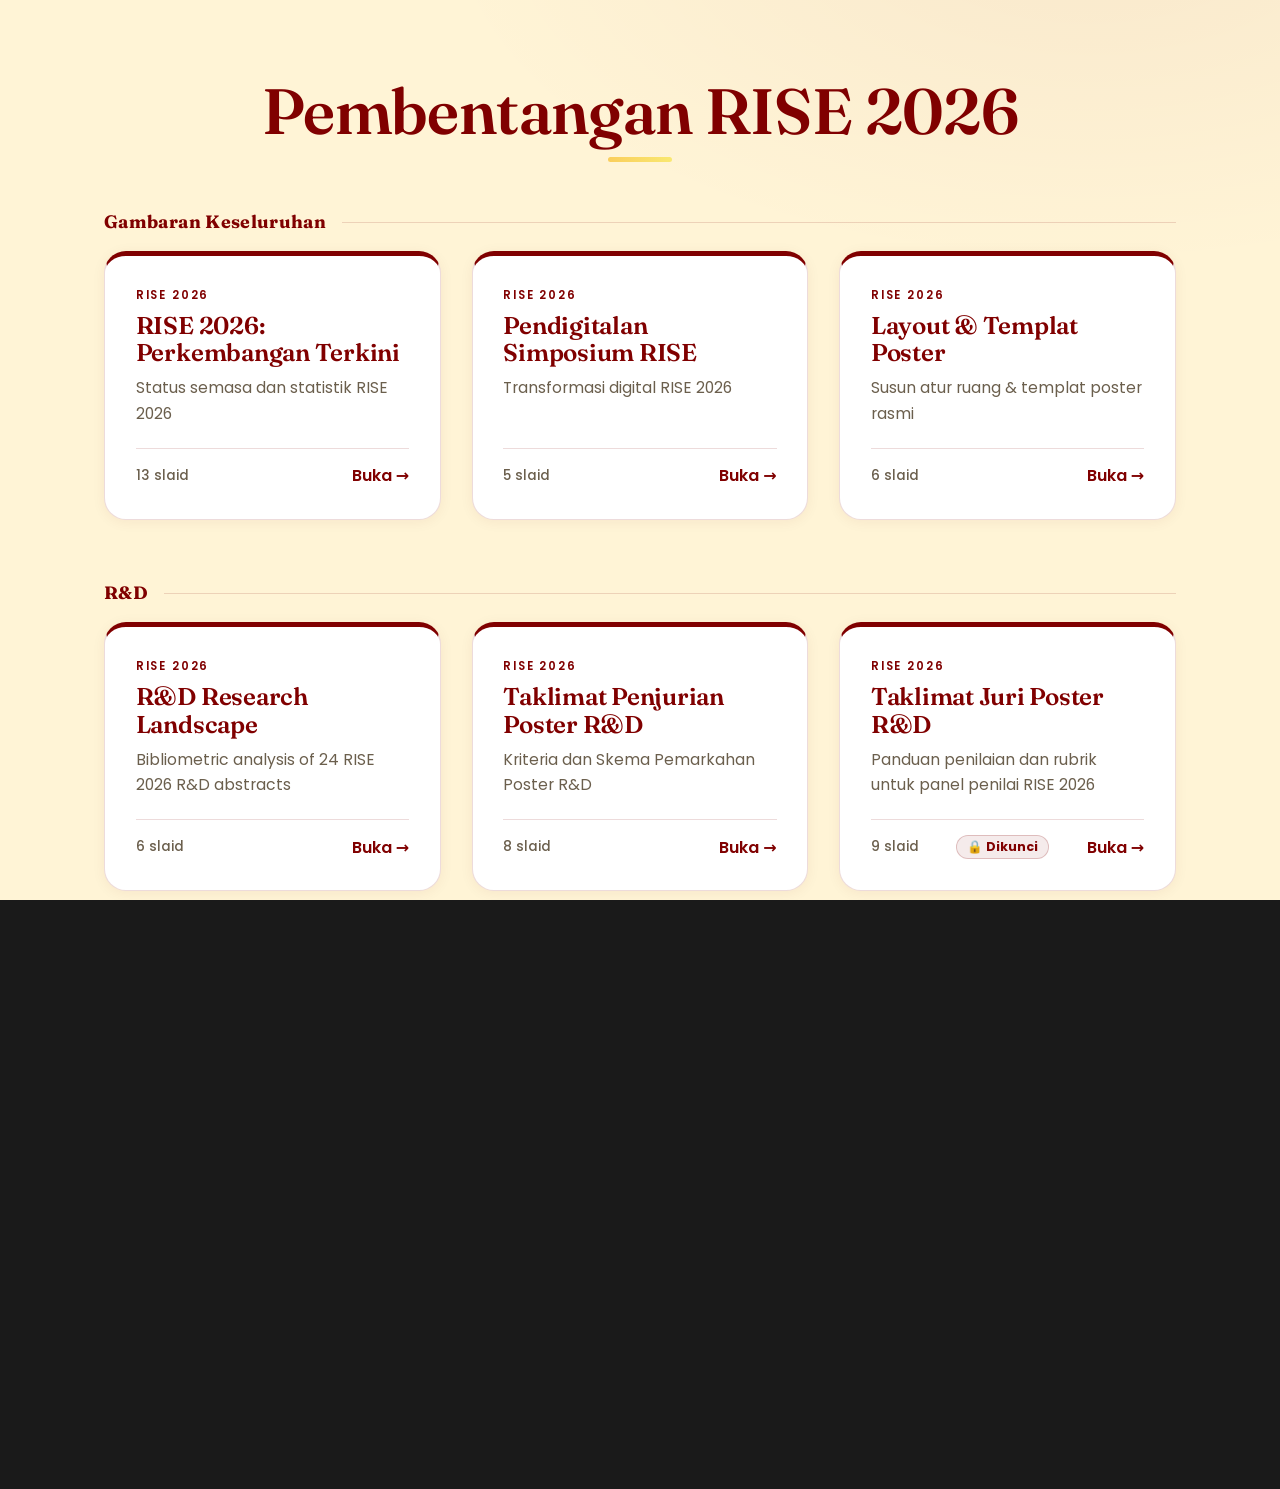
<file: index.html>
<!DOCTYPE html>
<html lang="ms">
<head>
  <meta charset="UTF-8" />
  <meta name="viewport" content="width=device-width, initial-scale=1.0" />
  <title>RISE 2026 — Pusat Pembentangan</title>
  <meta name="description" content="Pusat pembentangan RISE 2026 — pilih deck untuk dibentangkan." />

  <link rel="preconnect" href="https://fonts.googleapis.com" />
  <link rel="preconnect" href="https://fonts.gstatic.com" crossorigin />
  <link href="https://fonts.googleapis.com/css2?family=Poppins:wght@300;400;500;600;700&family=Fraunces:opsz,wght@9..144,500;9..144,600;9..144,700&display=swap" rel="stylesheet" />

  <link rel="stylesheet" href="assets/css/styles.css" />
</head>
<body class="hub">
  <div class="hub-wrap">
    <header class="hub-head">
      <h1 class="hub-h1 hub-h1--center">Pembentangan RISE 2026</h1>
      <span class="gold-rule"></span>
    </header>
    <main class="hub-container" id="hubGrid"><!-- sections injected by hub.js --></main>
    <footer class="hub-credit">RISE 2026 &middot; Bahagian Penguatkuasaan Farmasi &middot; Kementerian Kesihatan Malaysia</footer>
  </div>

  <!-- deck registry: each file registers itself into window.RISE_DECKS -->
  <script src="assets/data/content.js"></script>
  <script src="decks/penjurian-content.js"></script>
  <script src="decks/taklimat-juri-content.js"></script>
  <script src="decks/layout-content.js"></script>
  <script src="decks/research-content.js"></script>
  <script src="decks/eundi-content.js"></script>
  <script src="decks/digital-content.js"></script>

  <!-- hub section order & groupings -->
  <script>
    window.RISE_HUB_SECTIONS = [
      {
        heading: "Gambaran Keseluruhan",
        decks: ["introduction", "digital", "layout-poster"]
      },
      {
        heading: "R&D",
        decks: ["research-rnd", "penjurian-rnd", "taklimat-juri"]
      },
      {
        heading: "Projek Inisiatif Penambahbaikan Kualiti",
        decks: ["eundi"]
      }
    ];
  </script>
  <script src="assets/js/hub.js"></script>
</body>
</html>
</file>
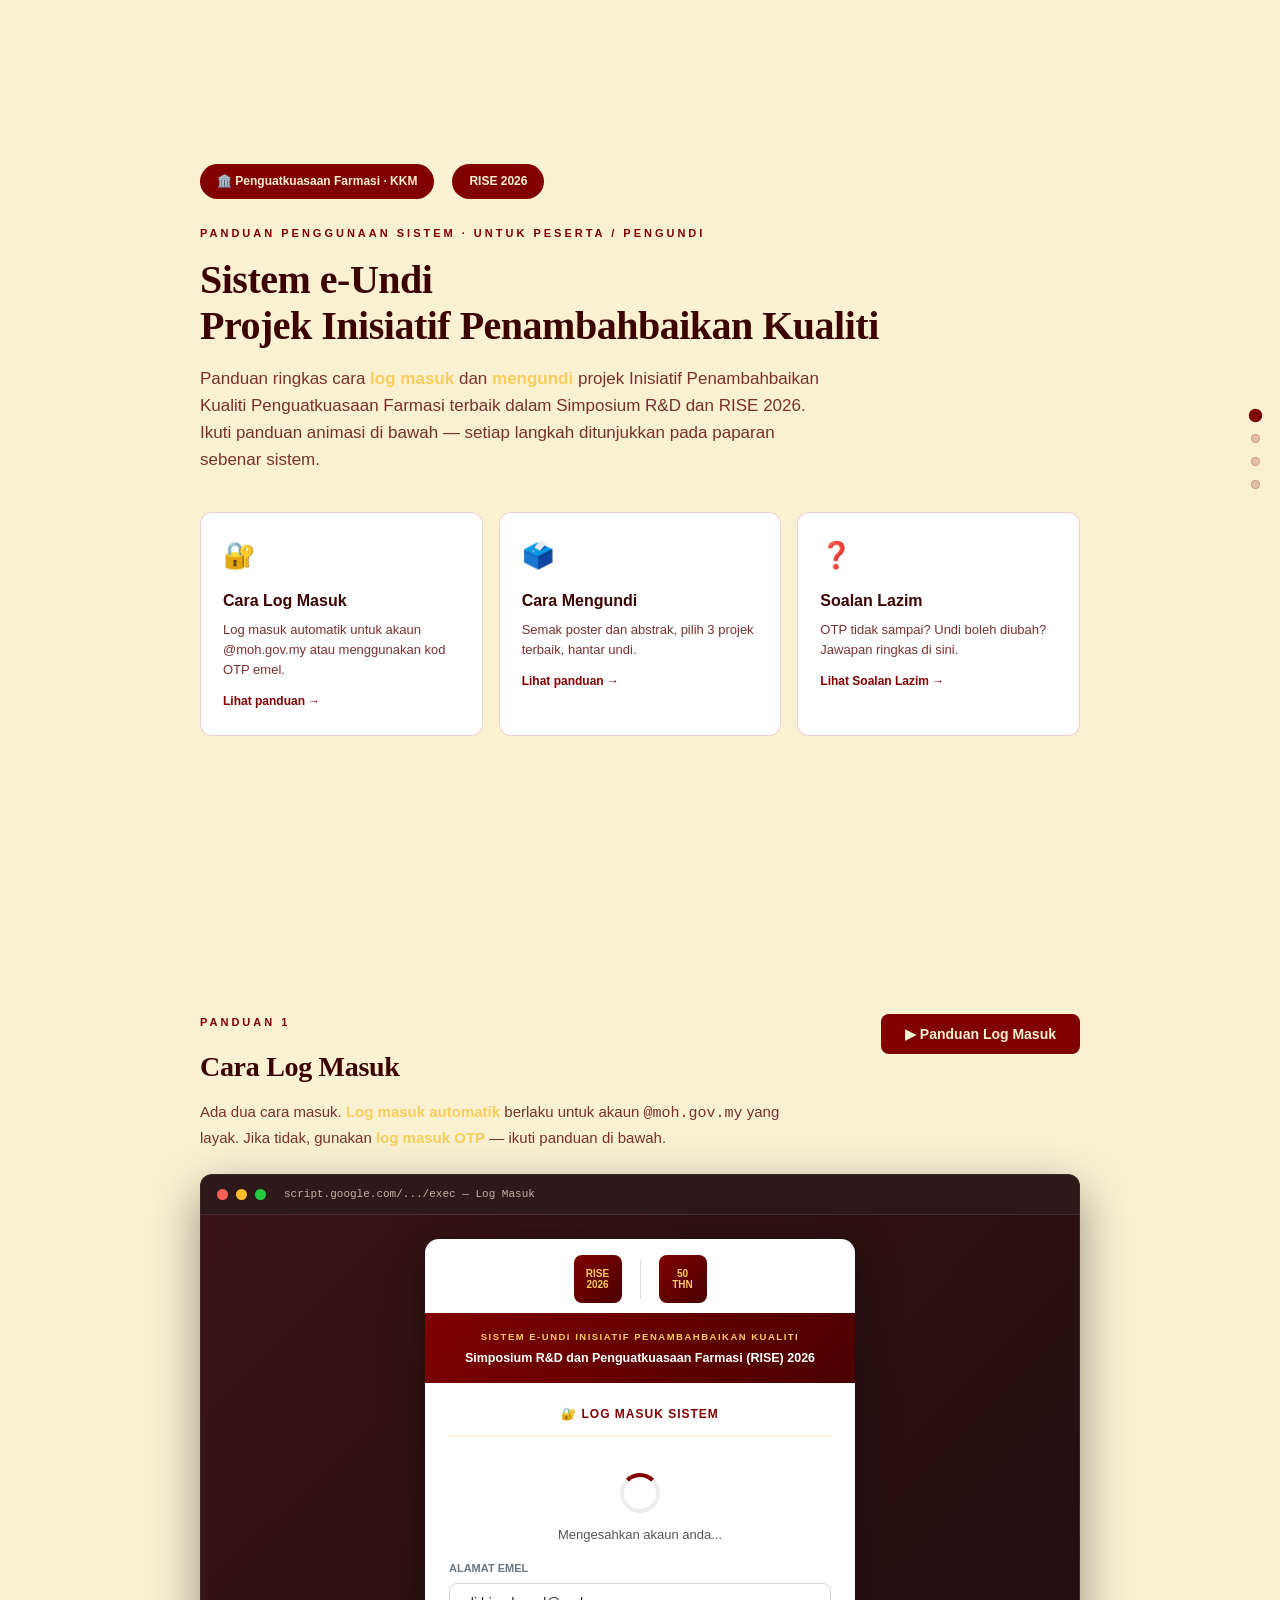
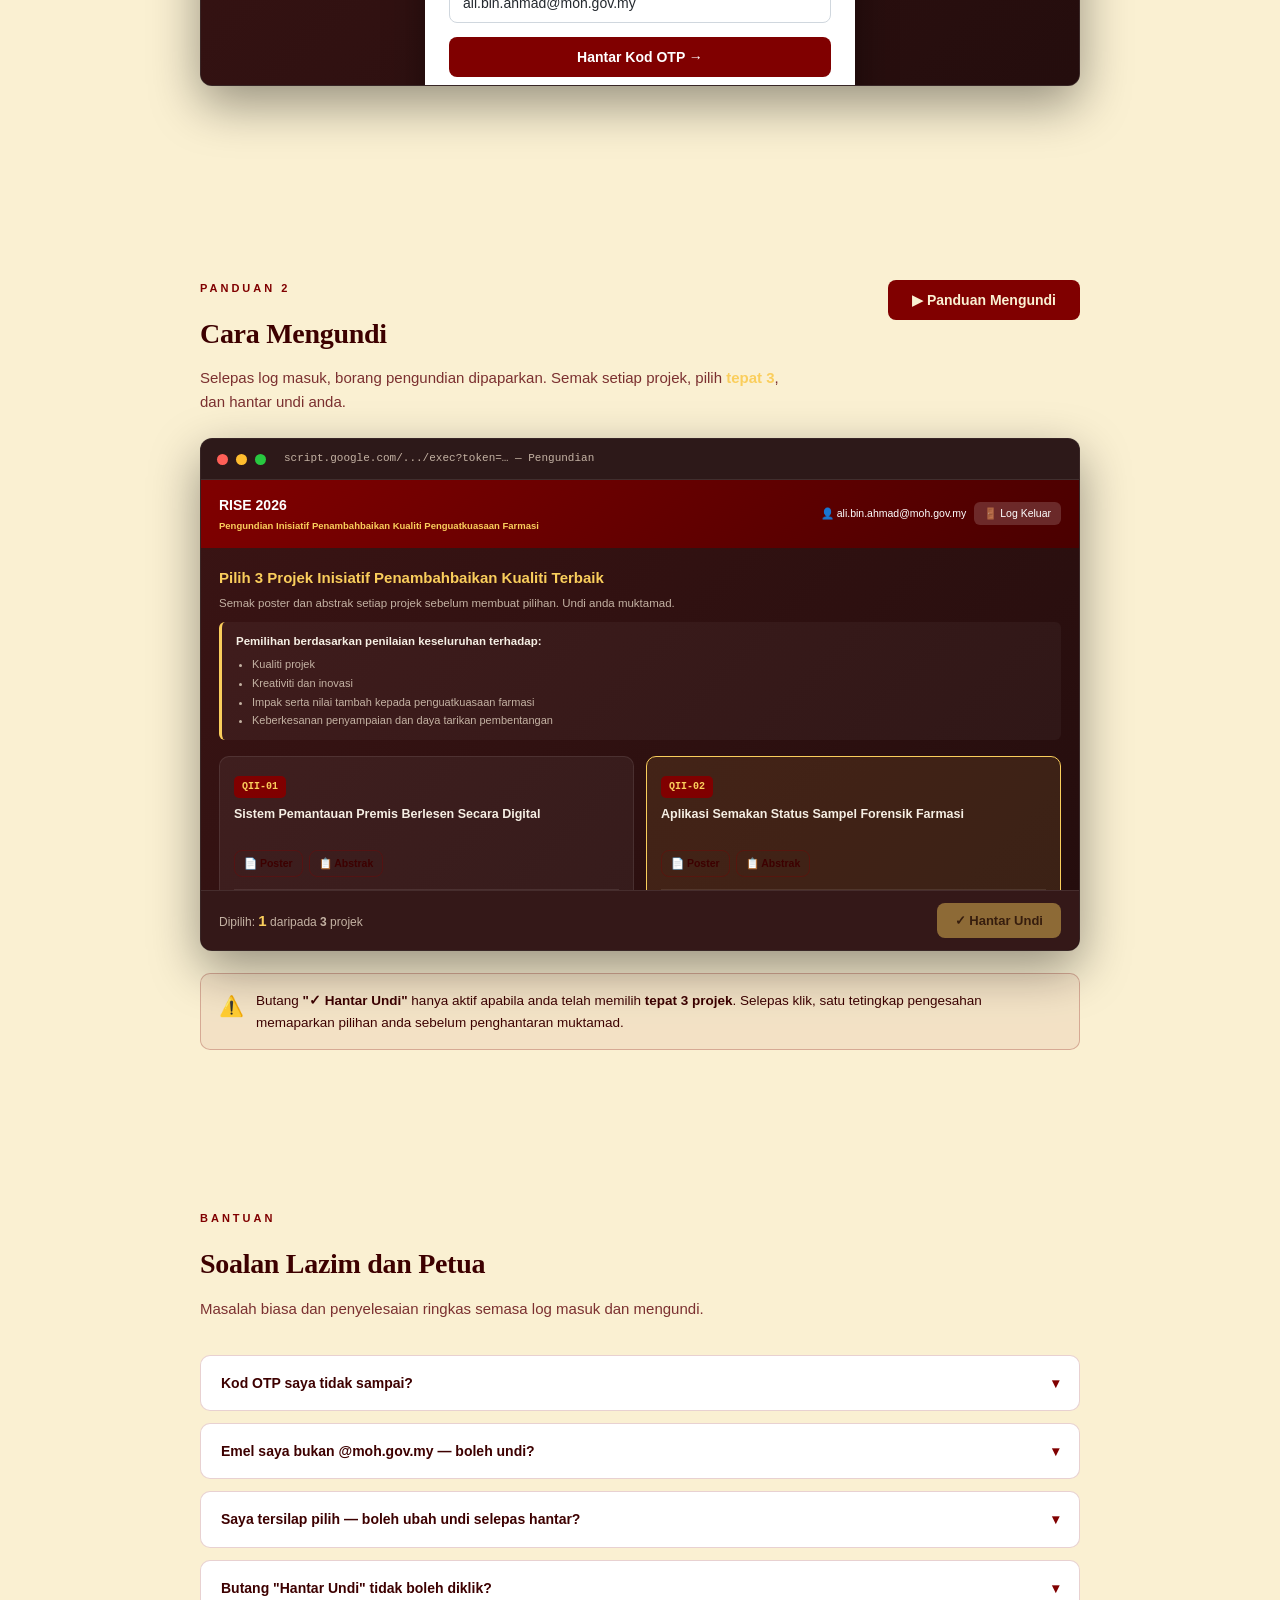
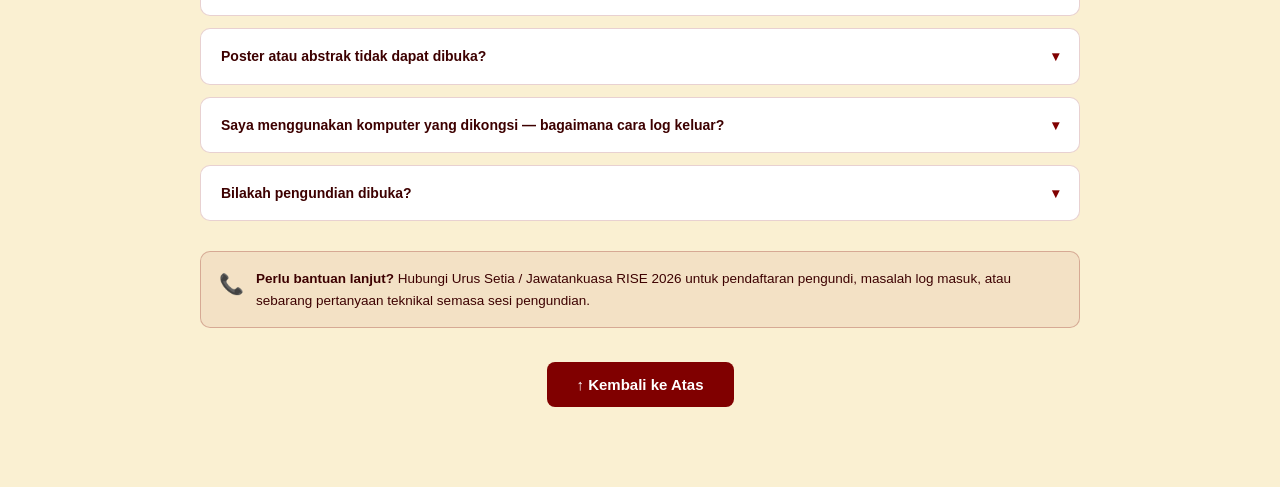
<file: eUndi_RISE2026_Panduan_Peserta.html>
<!DOCTYPE html>
<html lang="ms">
<head>
<meta charset="UTF-8">
<meta name="viewport" content="width=device-width, initial-scale=1.0">
<title>e-Undi RISE 2026 — Panduan Peserta</title>
<style>
:root{
  --maroon-dark:#170808;
  --maroon:#241010;
  --maroon-mid:#341818;
  --maroon-bright:#A52A2A;
  --maroon-deep:#800000;
  --gold:#FACE5C;
  --gold-rgb:250,206,92;
  --white:#f6efe4;
  --grey:#c4b2a3;
  --green:#5cd685;
  --amber:#FACE5C;
  --border:rgba(255,255,255,.09);
  --mono:'Courier New',monospace;
  --radius:8px;
}
*,*::before,*::after{box-sizing:border-box;margin:0;padding:0;}
html{scroll-behavior:smooth;}
body{font-family:'Segoe UI',Arial,sans-serif;background:var(--maroon-dark);color:var(--white);line-height:1.6;-webkit-font-smoothing:antialiased;}

/* Progress bar */
#progress-bar{position:fixed;top:0;left:0;height:3px;background:linear-gradient(90deg,var(--gold),var(--maroon-bright));width:0%;z-index:9999;transition:width .1s;}

/* Sections */
.section{min-height:100vh;padding:80px 24px;display:flex;align-items:center;}
.section-inner{max-width:880px;margin:0 auto;width:100%;animation:fadeSlideUp .6s ease both;}
.eyebrow{font-size:11px;letter-spacing:3px;text-transform:uppercase;color:var(--gold);font-weight:700;margin-bottom:14px;}
h1.big{font-size:40px;font-weight:800;line-height:1.15;margin-bottom:16px;letter-spacing:-.5px;}
h2.sec-title{font-size:28px;font-weight:800;margin-bottom:10px;letter-spacing:-.3px;}
.sec-sub{color:var(--grey);font-size:15px;max-width:600px;margin-bottom:34px;}
.lead{color:var(--grey);font-size:17px;max-width:620px;margin-bottom:30px;}

/* Hero */
.hero-logo-row{display:flex;align-items:center;gap:18px;margin-bottom:26px;}
.hero-badge{display:inline-flex;align-items:center;gap:8px;background:var(--maroon-mid);border:1px solid var(--border);border-radius:30px;padding:7px 16px;font-size:12px;font-weight:700;color:var(--gold);}
.hero-cards{display:grid;grid-template-columns:repeat(auto-fit,minmax(220px,1fr));gap:16px;margin-top:38px;}
.hero-card{background:var(--maroon-mid);border:1px solid var(--border);border-radius:12px;padding:22px;cursor:pointer;transition:border-color .2s,transform .2s,box-shadow .2s;text-align:left;}
.hero-card:hover{border-color:rgba(var(--gold-rgb),.45);transform:translateY(-3px);box-shadow:0 12px 30px rgba(0,0,0,.35);}
.hero-card .hc-ico{font-size:26px;margin-bottom:12px;display:block;}
.hero-card .hc-title{font-size:16px;font-weight:800;margin-bottom:6px;}
.hero-card .hc-desc{font-size:13px;color:var(--grey);line-height:1.55;}
.hero-card .hc-go{font-size:12px;font-weight:700;color:var(--gold);margin-top:12px;display:inline-block;}

/* Buttons */
.btn{display:inline-flex;align-items:center;justify-content:center;gap:8px;padding:12px 24px;font-size:14px;font-weight:700;border-radius:var(--radius);border:none;cursor:pointer;transition:all .2s;font-family:inherit;}
.btn-primary{background:var(--gold);color:#3a2400;}
.btn-primary:hover{filter:brightness(1.08);}
.btn-maroon{background:var(--maroon-deep);color:#fff;}
.btn-maroon:hover{background:var(--maroon-bright);}
.btn-outline{background:transparent;border:1px solid var(--border);color:var(--white);}
.btn-outline:hover{border-color:var(--gold);color:var(--gold);}
.btn-sm{padding:8px 14px;font-size:12.5px;}
.btn-lg{padding:14px 30px;font-size:15px;}

/* Intro grid */
.info-grid{display:grid;grid-template-columns:repeat(auto-fit,minmax(240px,1fr));gap:16px;margin-top:8px;}
.info-card{background:var(--maroon-mid);border:1px solid var(--border);border-radius:12px;padding:20px;}
.info-card h4{font-size:15px;font-weight:800;margin-bottom:8px;display:flex;align-items:center;gap:8px;}
.info-card p{font-size:13px;color:var(--grey);}
.info-card .pill{display:inline-block;background:rgba(var(--gold-rgb),.12);color:var(--gold);font-size:11px;font-weight:700;padding:3px 9px;border-radius:20px;margin-top:10px;font-family:var(--mono);}

/* Timeline */
.timeline{position:relative;padding-left:30px;margin-top:24px;}
.timeline::before{content:'';position:absolute;left:11px;top:6px;bottom:6px;width:2px;background:linear-gradient(to bottom,var(--gold),rgba(250,206,92,0));}
.tl-item{position:relative;margin-bottom:24px;}
.tl-item::before{content:'';position:absolute;left:-24px;top:3px;width:12px;height:12px;border-radius:50%;background:var(--gold);box-shadow:0 0 0 4px rgba(var(--gold-rgb),.18);}
.tl-title{font-size:15px;font-weight:800;margin-bottom:3px;}
.tl-desc{font-size:13px;color:var(--grey);}

/* Tour section header */
.tour-head{display:flex;align-items:flex-start;justify-content:space-between;gap:20px;flex-wrap:wrap;margin-bottom:24px;}
.tour-head .th-left{flex:1;min-width:240px;}
.start-tour-btn{flex-shrink:0;}

/* Mock UI frame */
.mock-frame{border:1px solid var(--border);border-radius:12px;overflow:hidden;background:var(--maroon);box-shadow:0 18px 50px rgba(0,0,0,.4);}
.mock-titlebar{background:rgba(255,255,255,.04);padding:11px 16px;display:flex;align-items:center;gap:8px;border-bottom:1px solid var(--border);}
.mock-dot{width:11px;height:11px;border-radius:50%;}
.mock-url{font-size:11px;color:var(--grey);margin-left:10px;font-family:var(--mono);}
.mock-body{height:470px;overflow-y:auto;position:relative;background:linear-gradient(135deg,#3a1414,#240d0d);}
.mock-body::-webkit-scrollbar{width:6px;}
.mock-body::-webkit-scrollbar-thumb{background:var(--border);border-radius:3px;}

/* Mock login card (replica of system) */
.m-card{background:#fff;color:#24292f;border-radius:14px;max-width:430px;margin:24px auto;overflow:hidden;box-shadow:0 8px 40px rgba(0,0,0,.4);}
.m-logos{display:flex;justify-content:center;align-items:center;gap:18px;padding:16px 0 10px;}
.m-logo{width:48px;height:48px;border-radius:8px;background:linear-gradient(135deg,#800000,#4a0000);display:flex;align-items:center;justify-content:center;color:var(--gold);font-size:10px;font-weight:800;text-align:center;line-height:1.1;padding:4px;}
.m-divider{width:1px;height:40px;background:#ddd;}
.m-banner{background:linear-gradient(135deg,#800000,#4a0000);padding:16px 22px;text-align:center;}
.m-banner .ml{font-size:9.5px;color:var(--gold);letter-spacing:1.5px;text-transform:uppercase;font-weight:700;margin-bottom:5px;}
.m-banner .mt{font-size:12.5px;font-weight:800;color:#fff;line-height:1.4;}
.m-bd{padding:22px 24px;}
.m-sectitle{text-align:center;font-size:12px;color:#800000;font-weight:800;letter-spacing:1px;text-transform:uppercase;margin-bottom:18px;padding-bottom:11px;border-bottom:2px solid #fff4d6;}
.m-fg{margin-bottom:14px;}
.m-fg label{display:block;font-size:11px;font-weight:700;color:#6e7781;text-transform:uppercase;margin-bottom:5px;}
.m-ctrl{width:100%;padding:11px 13px;border:1.5px solid #d0d7de;border-radius:8px;font-size:14px;color:#24292f;background:#fff;}
.m-otp{font-size:24px;font-weight:700;letter-spacing:9px;text-align:center;color:#800000;}
.m-btn{width:100%;padding:12px;border:none;border-radius:8px;font-size:14px;font-weight:700;cursor:pointer;background:#800000;color:#fff;}
.m-link{display:block;text-align:center;margin-top:9px;color:#6e7781;font-size:12px;background:none;border:none;width:100%;cursor:pointer;}
.m-hint{text-align:center;font-size:12px;color:#888;margin-bottom:14px;}
.m-hint strong{color:#800000;}
.m-spin{width:40px;height:40px;border:4px solid #eee;border-top-color:#800000;border-radius:50%;animation:spin .7s linear infinite;margin:8px auto 12px;}
@keyframes spin{to{transform:rotate(360deg);}}
.m-foot{background:#f5f5f5;padding:10px;text-align:center;font-size:10px;color:#999;}
.m-center{text-align:center;padding:10px 0;}

/* Mock vote page */
.mv-header{background:linear-gradient(135deg,#800000,#4a0000);padding:14px 18px;display:flex;justify-content:space-between;align-items:center;flex-wrap:wrap;gap:8px;}
.mv-header .mvh-title{font-size:14px;font-weight:800;color:#fff;}
.mv-header .mvh-title span{display:block;font-size:9.5px;color:var(--gold);font-weight:600;margin-top:2px;}
.mv-user{display:flex;align-items:center;gap:8px;font-size:10.5px;color:#fff;}
.mv-logout{background:rgba(255,255,255,.16);border:none;color:#fff;font-size:10.5px;padding:5px 10px;border-radius:6px;cursor:pointer;}
.mv-body{padding:18px;}
.mv-h2{font-size:15px;font-weight:800;color:var(--gold);margin-bottom:4px;}
.mv-note{font-size:11.5px;color:var(--grey);margin-bottom:10px;}
.mv-criteria{background:rgba(255,255,255,.04);border-left:3px solid var(--gold);border-radius:6px;padding:10px 14px;margin-bottom:16px;}
.mv-criteria b{font-size:11.5px;color:var(--white);display:block;margin-bottom:5px;}
.mv-criteria ul{margin:0;padding-left:16px;font-size:11px;color:var(--grey);line-height:1.7;}
.mv-grid{display:grid;grid-template-columns:repeat(2,1fr);gap:12px;}
.proj-card{background:rgba(255,255,255,.05);border:1.5px solid var(--border);border-radius:10px;padding:14px;transition:border-color .2s,background .2s;position:relative;}
.proj-card.selected{border-color:var(--gold);background:rgba(var(--gold-rgb),.1);}
.proj-badge{display:inline-block;background:var(--maroon-deep);color:var(--gold);font-size:10px;font-weight:800;font-family:var(--mono);padding:3px 8px;border-radius:5px;margin-bottom:8px;}
.proj-name{font-size:12.5px;font-weight:700;color:var(--white);margin-bottom:10px;line-height:1.4;min-height:34px;}
.proj-actions{display:flex;gap:6px;margin-bottom:12px;}
.proj-actions .btn-outline{padding:6px 9px;font-size:10.5px;}
.proj-chk{display:flex;align-items:center;gap:8px;font-size:11px;color:var(--grey);padding-top:10px;border-top:1px solid var(--border);}
.proj-chk input{width:15px;height:15px;accent-color:var(--gold);}
.mv-selbar{position:sticky;bottom:0;background:var(--maroon-mid);border-top:1px solid var(--border);padding:12px 18px;display:flex;justify-content:space-between;align-items:center;gap:10px;flex-wrap:wrap;}
.mv-counter{font-size:12px;color:var(--grey);}
.mv-counter .cnt{font-weight:800;color:var(--gold);font-size:15px;}
.mv-counter .cnt.complete{color:var(--green);}
.mv-submit{background:var(--gold);color:#3a2400;border:none;padding:10px 18px;border-radius:8px;font-size:13px;font-weight:800;cursor:pointer;}
.mv-submit:disabled{opacity:.45;cursor:not-allowed;}

/* Tour ring + tooltip */
.tour-ring{position:absolute;border:2.5px solid var(--gold);border-radius:8px;pointer-events:none;z-index:30;transition:all .28s cubic-bezier(.4,0,.2,1);box-shadow:0 0 0 3000px rgba(10,0,0,.62),0 0 18px rgba(var(--gold-rgb),.5);}
.tour-ring.hidden{display:none;}
.tour-tooltip{position:absolute;z-index:40;width:300px;background:var(--maroon-mid);border:1px solid rgba(var(--gold-rgb),.4);border-radius:12px;padding:16px;box-shadow:0 10px 36px rgba(0,0,0,.6);}
.tour-tooltip.hidden{display:none;}
.tt-step{font-size:10px;letter-spacing:1.5px;text-transform:uppercase;color:var(--gold);font-weight:700;margin-bottom:6px;}
.tt-title{font-size:14.5px;font-weight:800;margin-bottom:7px;color:var(--white);}
.tt-body{font-size:12.5px;color:var(--grey);line-height:1.6;}
.tt-body em{color:#9d8d7e;font-size:11.5px;}
.tt-arrow{position:absolute;width:0;height:0;}
.tt-arrow.up{border-left:7px solid transparent;border-right:7px solid transparent;border-bottom:7px solid rgba(var(--gold-rgb),.4);top:-7px;}
.tt-arrow.down{border-left:7px solid transparent;border-right:7px solid transparent;border-top:7px solid rgba(var(--gold-rgb),.4);bottom:-7px;}
.tour-footer{display:flex;justify-content:space-between;align-items:center;margin-top:14px;padding-top:12px;border-top:1px solid var(--border);}
.tour-dots{display:flex;gap:6px;align-items:center;}
.tour-dot{width:7px;height:7px;border-radius:50%;background:var(--border);transition:.2s;}
.tour-dot.active{background:var(--gold);transform:scale(1.35);}
.tt-nav{display:flex;gap:8px;}
.tt-nav button{background:transparent;border:1px solid var(--border);color:var(--white);font-size:12px;font-weight:700;padding:6px 13px;border-radius:6px;cursor:pointer;transition:.15s;}
.tt-nav button:hover{border-color:var(--gold);color:var(--gold);}
.tt-nav button.prim{background:var(--gold);color:#3a2400;border-color:var(--gold);}

/* Dot navigator */
.dot-nav{position:fixed;right:20px;top:50%;transform:translateY(-50%);display:flex;flex-direction:column;gap:14px;z-index:500;}
.dnav-dot{width:9px;height:9px;border-radius:50%;background:rgba(196,178,163,.3);border:1px solid rgba(196,178,163,.25);cursor:pointer;transition:.2s;position:relative;}
.dnav-dot:hover,.dnav-dot.active{background:var(--gold);border-color:var(--gold);transform:scale(1.5);}
.dnav-dot::after{content:attr(data-label);position:absolute;right:20px;top:50%;transform:translateY(-50%);background:var(--maroon-mid);color:var(--white);font-size:11px;font-weight:600;white-space:nowrap;padding:4px 9px;border-radius:5px;border:1px solid var(--border);opacity:0;pointer-events:none;transition:opacity .15s;}
.dnav-dot:hover::after{opacity:1;}

/* Floating up button */
#btn-top{position:fixed;right:20px;bottom:24px;width:46px;height:46px;border-radius:50%;background:var(--gold);color:#3a2400;border:none;font-size:20px;cursor:pointer;display:none;align-items:center;justify-content:center;z-index:500;box-shadow:0 6px 20px rgba(0,0,0,.4);}

/* FAQ */
.faq-item{background:var(--maroon-mid);border:1px solid var(--border);border-radius:10px;margin-bottom:12px;overflow:hidden;}
.faq-q{padding:16px 20px;font-size:14px;font-weight:700;cursor:pointer;display:flex;justify-content:space-between;align-items:center;gap:12px;}
.faq-q:hover{color:var(--gold);}
.faq-q .chev{transition:transform .25s;color:var(--gold);flex-shrink:0;}
.faq-item.open .chev{transform:rotate(180deg);}
.faq-a{max-height:0;overflow:hidden;transition:max-height .3s ease;padding:0 20px;}
.faq-item.open .faq-a{max-height:300px;padding:0 20px 16px;}
.faq-a p{font-size:13px;color:var(--grey);}

/* Email modal */
.modal-overlay{position:fixed;inset:0;background:rgba(10,0,0,.82);z-index:9998;display:none;align-items:center;justify-content:center;padding:20px;}
.modal-overlay.open{display:flex;}
.email-modal{background:#fff;color:#333;border-radius:14px;max-width:520px;width:100%;overflow:hidden;box-shadow:0 16px 60px rgba(0,0,0,.5);max-height:90vh;overflow-y:auto;animation:fadeSlideUp .35s ease;}
.em-close{position:absolute;top:14px;right:18px;background:rgba(255,255,255,.2);border:none;color:#fff;width:30px;height:30px;border-radius:50%;cursor:pointer;font-size:15px;}

@keyframes fadeSlideUp{from{opacity:0;transform:translateY(14px);}to{opacity:1;transform:translateY(0);}}

.callout{background:rgba(var(--gold-rgb),.1);border:1px solid rgba(var(--gold-rgb),.3);border-radius:10px;padding:16px 18px;margin-top:22px;font-size:13.5px;color:var(--white);display:flex;gap:12px;align-items:flex-start;}
.callout .ci{font-size:20px;flex-shrink:0;}

.divider-note{text-align:center;color:var(--grey);font-size:13px;margin:18px 0;display:flex;align-items:center;gap:14px;}
.divider-note::before,.divider-note::after{content:'';flex:1;height:1px;background:var(--border);}

@media(max-width:560px){
  h1.big{font-size:30px;}
  .section{padding:60px 18px;}
  .dot-nav{display:none;}
  .mv-grid{grid-template-columns:1fr;}
  .tour-tooltip{width:240px;}
}

/* ===== TEMA CERAH: KRIM & MAROON ===== */
body{background:#FAF0D2;color:#3D0000;}
h1.big,h2.sec-title{color:#3D0000;font-family:Georgia,'Times New Roman',serif;}
.eyebrow{color:#800000;}
.lead,.sec-sub{color:#7B3030;}
.hero-badge{background:#800000;color:#FAF0D2;border-color:rgba(128,0,0,.35);}
.hero-card{background:#fff;border-color:rgba(128,0,0,.18);}
.hero-card:hover{border-color:rgba(128,0,0,.55);box-shadow:0 12px 30px rgba(128,0,0,.1);}
.hero-card .hc-desc{color:#7B3030;}
.hero-card .hc-go{color:#800000;}
.info-card{background:#fff;border-color:rgba(128,0,0,.18);}
.info-card h4{color:#3D0000;}
.info-card p{color:#7B3030;}
.info-card .pill{background:rgba(128,0,0,.1);color:#800000;}
.timeline::before{background:linear-gradient(to bottom,#800000,rgba(128,0,0,0));}
.tl-item::before{background:#800000;box-shadow:0 0 0 4px rgba(128,0,0,.18);}
.tl-title{color:#3D0000;}
.tl-desc{color:#7B3030;}
.btn-primary{background:#800000;color:#FAF0D2;}
.btn-primary:hover{filter:brightness(1.1);}
.btn-maroon{background:#800000;}
.btn-outline{border-color:rgba(128,0,0,.35);color:#3D0000;}
.btn-outline:hover{border-color:#800000;color:#800000;}
.tour-tooltip{background:#fff;border-color:rgba(128,0,0,.3);color:#3D0000;}
.tt-step{color:#800000;}
.tt-title{color:#3D0000;}
.tt-body{color:#7B3030;}
.tt-body em{color:#9B6060;}
.tt-arrow.up{border-bottom-color:rgba(128,0,0,.3);}
.tt-arrow.down{border-top-color:rgba(128,0,0,.3);}
.tour-footer{border-top-color:rgba(128,0,0,.15);}
.tt-nav button{border-color:rgba(128,0,0,.25);color:#3D0000;}
.tt-nav button:hover{border-color:#800000;color:#800000;}
.tt-nav button.prim{background:#800000;color:#FAF0D2;border-color:#800000;}
.tour-dot{background:rgba(128,0,0,.2);}
.tour-dot.active{background:#800000;}
.dnav-dot{background:rgba(128,0,0,.2);border-color:rgba(128,0,0,.2);}
.dnav-dot:hover,.dnav-dot.active{background:#800000;border-color:#800000;}
.dnav-dot::after{background:#fff;color:#3D0000;border-color:rgba(128,0,0,.2);}
#btn-top{background:#800000;color:#FAF0D2;}
#progress-bar{background:linear-gradient(90deg,#800000,#A52A2A);}
.faq-item{background:#fff;border-color:rgba(128,0,0,.18);}
.faq-q:hover{color:#800000;}
.faq-q .chev{color:#800000;}
.faq-a p{color:#7B3030;}
.callout{background:rgba(128,0,0,.06);border-color:rgba(128,0,0,.25);color:#3D0000;}
</style>
</head>
<body>

<div id="progress-bar"></div>

<!-- ================= LANDING ================= -->
<section class="section" id="sec-landing">
  <div class="section-inner">
    <div class="hero-logo-row">
      <span class="hero-badge">🏛️ Penguatkuasaan Farmasi · KKM</span>
      <span class="hero-badge">RISE 2026</span>
    </div>
    <div class="eyebrow">Panduan Penggunaan Sistem · Untuk Peserta / Pengundi</div>
    <h1 class="big">Sistem e-Undi<br>Projek Inisiatif Penambahbaikan Kualiti</h1>
    <p class="lead">
      Panduan ringkas cara <strong style="color:var(--gold)">log masuk</strong> dan
      <strong style="color:var(--gold)">mengundi</strong> projek Inisiatif Penambahbaikan Kualiti
      Penguatkuasaan Farmasi terbaik dalam Simposium R&amp;D dan RISE 2026. Ikuti panduan animasi di bawah —
      setiap langkah ditunjukkan pada paparan sebenar sistem.
    </p>

    <div class="hero-cards">
<div class="hero-card" onclick="startLoginTour()">
        <span class="hc-ico">🔐</span>
        <div class="hc-title">Cara Log Masuk</div>
        <div class="hc-desc">Log masuk automatik untuk akaun @moh.gov.my atau menggunakan kod OTP emel.</div>
        <span class="hc-go">Lihat panduan →</span>
      </div>
      <div class="hero-card" onclick="startVoteTour()">
        <span class="hc-ico">🗳️</span>
        <div class="hc-title">Cara Mengundi</div>
        <div class="hc-desc">Semak poster dan abstrak, pilih 3 projek terbaik, hantar undi.</div>
        <span class="hc-go">Lihat panduan →</span>
      </div>
      <div class="hero-card" onclick="goTo('sec-tips')">
        <span class="hc-ico">❓</span>
        <div class="hc-title">Soalan Lazim</div>
        <div class="hc-desc">OTP tidak sampai? Undi boleh diubah? Jawapan ringkas di sini.</div>
        <span class="hc-go">Lihat Soalan Lazim →</span>
      </div>
    </div>
  </div>
</section>


<!-- ================= LOGIN TOUR ================= -->
<section class="section" id="sec-login">
  <div class="section-inner">
    <div class="tour-head">
      <div class="th-left">
        <div class="eyebrow">Panduan 1</div>
        <h2 class="sec-title">Cara Log Masuk</h2>
        <p class="sec-sub" style="margin-bottom:0;">Ada dua cara masuk. <strong style="color:var(--gold)">Log masuk automatik</strong> berlaku
        untuk akaun <span style="font-family:var(--mono)">@moh.gov.my</span> yang layak. Jika tidak, gunakan
        <strong style="color:var(--gold)">log masuk OTP</strong> — ikuti panduan di bawah.</p>
      </div>
      <div class="start-tour-btn">
        <button class="btn btn-primary" onclick="startLoginTour()">▶ Panduan Log Masuk</button>
      </div>
    </div>

    <div style="position:relative;" id="login-wrap">
      <div class="mock-frame">
        <div class="mock-titlebar">
          <div class="mock-dot" style="background:#ff5f57;"></div>
          <div class="mock-dot" style="background:#ffbd2e;"></div>
          <div class="mock-dot" style="background:#28c840;"></div>
          <span class="mock-url">script.google.com/.../exec — Log Masuk</span>
        </div>
        <div class="mock-body" id="l-scroll">
          <div class="tour-ring hidden" id="l-ring"></div>

          <div class="m-card">
            <div class="m-logos">
              <div class="m-logo">RISE<br>2026</div>
              <div class="m-divider"></div>
              <div class="m-logo">50<br>THN</div>
            </div>
            <div class="m-banner">
              <div class="ml">Sistem e-Undi Inisiatif Penambahbaikan Kualiti</div>
              <div class="mt">Simposium R&amp;D dan Penguatkuasaan Farmasi (RISE) 2026</div>
            </div>
            <div class="m-bd">
              <div class="m-sectitle">🔐 Log Masuk Sistem</div>

              <div id="l-auto" class="m-center">
                <div class="m-spin"></div>
                <div style="color:#555;font-size:13px;">Mengesahkan akaun anda...</div>
              </div>

              <div id="l-email" class="m-fg" style="margin-top:4px;">
                <label>Alamat Emel</label>
                <input class="m-ctrl" value="ali.bin.ahmad@moh.gov.my" readonly>
                <button class="m-btn" style="margin-top:14px;" id="l-emailbtn">Hantar Kod OTP →</button>
                <button class="m-link">← Kembali</button>
              </div>

              <div id="l-otp" style="margin-top:4px;">
                <div class="m-hint">Kod OTP telah dihantar ke<br><strong>ali.bin.ahmad@moh.gov.my</strong></div>
                <div class="m-fg">
                  <label>Kod OTP (6 digit)</label>
                  <input class="m-ctrl m-otp" value="4 7 2 9 1 5" readonly>
                </div>
                <button class="m-btn" id="l-otpbtn">✅ Sahkan &amp; Log Masuk</button>
                <button class="m-link" id="l-resend">🔄 Hantar semula OTP</button>
              </div>

              <div id="l-success" class="m-center">
                <div style="font-size:46px;margin-bottom:8px;">✅</div>
                <div style="font-size:15px;font-weight:800;color:#800000;margin-bottom:4px;">Log Masuk Berjaya!</div>
                <div style="color:#555;font-size:12px;">Mengalihkan ke sistem...</div>
              </div>
            </div>
            <div class="m-foot">Jawatankuasa RISE © 2026</div>
          </div>

          <div style="text-align:center;padding:6px 0 20px;">
            <button class="btn btn-outline btn-sm" onclick="openEmailModal()">📧 Lihat contoh emel OTP</button>
          </div>
        </div>
      </div>

      <!-- tooltip -->
      <div class="tour-tooltip hidden" id="l-tooltip">
        <div class="tt-arrow up" id="l-arrow"></div>
        <div class="tt-step" id="l-step">Langkah 1 / 4</div>
        <div class="tt-title" id="l-title"></div>
        <div class="tt-body" id="l-body"></div>
        <div class="tour-footer">
          <div class="tour-dots" id="l-dots"></div>
          <div class="tt-nav">
            <button id="l-prev" onclick="lPrev()">← Balik</button>
            <button class="prim" id="l-next" onclick="lNext()">Seterusnya →</button>
          </div>
        </div>
      </div>
    </div>
  </div>
</section>

<!-- ================= VOTE TOUR ================= -->
<section class="section" id="sec-vote">
  <div class="section-inner">
    <div class="tour-head">
      <div class="th-left">
        <div class="eyebrow">Panduan 2</div>
        <h2 class="sec-title">Cara Mengundi</h2>
        <p class="sec-sub" style="margin-bottom:0;">Selepas log masuk, borang pengundian dipaparkan.
        Semak setiap projek, pilih <strong style="color:var(--gold)">tepat 3</strong>, dan hantar undi anda.</p>
      </div>
      <div class="start-tour-btn">
        <button class="btn btn-primary" onclick="startVoteTour()">▶ Panduan Mengundi</button>
      </div>
    </div>

    <div style="position:relative;" id="vote-wrap">
      <div class="mock-frame">
        <div class="mock-titlebar">
          <div class="mock-dot" style="background:#ff5f57;"></div>
          <div class="mock-dot" style="background:#ffbd2e;"></div>
          <div class="mock-dot" style="background:#28c840;"></div>
          <span class="mock-url">script.google.com/.../exec?token=… — Pengundian</span>
        </div>
        <div class="mock-body" id="v-scroll">
          <div class="tour-ring hidden" id="v-ring"></div>

          <div class="mv-header" id="v-el-header">
            <div class="mvh-title">RISE 2026<span>Pengundian Inisiatif Penambahbaikan Kualiti Penguatkuasaan Farmasi</span></div>
            <div class="mv-user">👤 ali.bin.ahmad@moh.gov.my <button class="mv-logout" id="v-el-logout">🚪 Log Keluar</button></div>
          </div>

          <div class="mv-body">
            <div class="mv-h2">Pilih 3 Projek Inisiatif Penambahbaikan Kualiti Terbaik</div>
            <div class="mv-note">Semak poster dan abstrak setiap projek sebelum membuat pilihan. Undi anda muktamad.</div>

            <div class="mv-criteria" id="v-el-criteria">
              <b>Pemilihan berdasarkan penilaian keseluruhan terhadap:</b>
              <ul>
                <li>Kualiti projek</li>
                <li>Kreativiti dan inovasi</li>
                <li>Impak serta nilai tambah kepada penguatkuasaan farmasi</li>
                <li>Keberkesanan penyampaian dan daya tarikan pembentangan</li>
              </ul>
            </div>

            <div class="mv-grid">
              <div class="proj-card" id="v-el-card">
                <div class="proj-badge">QII-01</div>
                <div class="proj-name">Sistem Pemantauan Premis Berlesen Secara Digital</div>
                <div class="proj-actions" id="v-el-actions">
                  <button class="btn btn-outline" onclick="openPdfNote()">📄 Poster</button>
                  <button class="btn btn-outline" onclick="openPdfNote()">📋 Abstrak</button>
                </div>
                <label class="proj-chk" id="v-el-chk"><input type="checkbox"> Pilih projek ini</label>
              </div>
              <div class="proj-card selected">
                <div class="proj-badge">QII-02</div>
                <div class="proj-name">Aplikasi Semakan Status Sampel Forensik Farmasi</div>
                <div class="proj-actions">
                  <button class="btn btn-outline" onclick="openPdfNote()">📄 Poster</button>
                  <button class="btn btn-outline" onclick="openPdfNote()">📋 Abstrak</button>
                </div>
                <label class="proj-chk"><input type="checkbox" checked> Pilih projek ini</label>
              </div>
              <div class="proj-card">
                <div class="proj-badge">QII-03</div>
                <div class="proj-name">Pendigitalan Borang Pemeriksaan Penguatkuasaan</div>
                <div class="proj-actions">
                  <button class="btn btn-outline" onclick="openPdfNote()">📄 Poster</button>
                  <button class="btn btn-outline" onclick="openPdfNote()">📋 Abstrak</button>
                </div>
                <label class="proj-chk"><input type="checkbox"> Pilih projek ini</label>
              </div>
              <div class="proj-card">
                <div class="proj-badge">QII-04</div>
                <div class="proj-name">Sistem Amaran Awal Produk Tidak Berdaftar</div>
                <div class="proj-actions">
                  <button class="btn btn-outline" onclick="openPdfNote()">📄 Poster</button>
                  <button class="btn btn-outline" onclick="openPdfNote()">📋 Abstrak</button>
                </div>
                <label class="proj-chk"><input type="checkbox"> Pilih projek ini</label>
              </div>
            </div>
          </div>

          <div class="mv-selbar" id="v-el-selbar">
            <div class="mv-counter">Dipilih: <span class="cnt">2</span> daripada <strong>3</strong> projek</div>
            <button class="mv-submit" id="v-el-submit" disabled>✓ Hantar Undi</button>
          </div>
        </div>
      </div>

      <div class="tour-tooltip hidden" id="v-tooltip">
        <div class="tt-arrow up" id="v-arrow"></div>
        <div class="tt-step" id="v-step">Langkah 1 / 6</div>
        <div class="tt-title" id="v-title"></div>
        <div class="tt-body" id="v-body"></div>
        <div class="tour-footer">
          <div class="tour-dots" id="v-dots"></div>
          <div class="tt-nav">
            <button id="v-prev" onclick="vPrev()">← Balik</button>
            <button class="prim" id="v-next" onclick="vNext()">Seterusnya →</button>
          </div>
        </div>
      </div>
    </div>

    <div class="callout">
      <span class="ci">⚠️</span>
      <div>Butang <strong>"✓ Hantar Undi"</strong> hanya aktif apabila anda telah memilih
      <strong>tepat 3 projek</strong>. Selepas klik, satu tetingkap pengesahan memaparkan pilihan anda sebelum penghantaran muktamad.</div>
    </div>
  </div>
</section>

<!-- ================= TIPS / FAQ ================= -->
<section class="section" id="sec-tips">
  <div class="section-inner">
    <div class="eyebrow">Bantuan</div>
    <h2 class="sec-title">Soalan Lazim dan Petua</h2>
    <p class="sec-sub">Masalah biasa dan penyelesaian ringkas semasa log masuk dan mengundi.</p>

    <div class="faq-list">
      <div class="faq-item"><div class="faq-q" onclick="toggleFaq(this)">Kod OTP saya tidak sampai? <span class="chev">▾</span></div><div class="faq-a"><p>Semak folder spam/sampah dalam emel anda. OTP sah selama 10 minit — jika tamat tempoh, klik "🔄 Hantar semula OTP". Jika emel anda tidak tersenarai sebagai pengundi layak, sistem tidak akan menghantar OTP; sila hubungi Urus Setia.</p></div></div>

      <div class="faq-item"><div class="faq-q" onclick="toggleFaq(this)">Emel saya bukan @moh.gov.my — boleh undi? <span class="chev">▾</span></div><div class="faq-a"><p>Tidak. Akses kepada sistem pengundian ini terhad kepada emel rasmi <strong>@moh.gov.my</strong> peserta persidangan sahaja. Jika anda peserta yang layak tetapi menghadapi masalah akses, sila hubungi Urus Setia.</p></div></div>

      <div class="faq-item"><div class="faq-q" onclick="toggleFaq(this)">Saya tersilap pilih — boleh ubah undi selepas hantar? <span class="chev">▾</span></div><div class="faq-a"><p>Tidak. Undi adalah muktamad selepas dihantar dan tidak boleh diubah. Sebab itu satu tetingkap pengesahan dipaparkan sebelum penghantaran — semak pilihan anda dengan teliti. Jika benar berlaku kesilapan, hubungi pentadbir sistem.</p></div></div>

      <div class="faq-item"><div class="faq-q" onclick="toggleFaq(this)">Butang "Hantar Undi" tidak boleh diklik? <span class="chev">▾</span></div><div class="faq-a"><p>Butang hanya aktif apabila anda memilih tepat 3 projek. Jika kurang atau lebih, ia kekal tidak aktif. Periksa penanda "Dipilih: X daripada 3" di bahagian bawah skrin.</p></div></div>

      <div class="faq-item"><div class="faq-q" onclick="toggleFaq(this)">Poster atau abstrak tidak dapat dibuka? <span class="chev">▾</span></div><div class="faq-a"><p>Dokumen dipaparkan dari Google Drive dalam tetingkap pratonton. Jika gagal dimuatkan, gunakan butang "⬇ Muat Turun PDF" dalam tetingkap tersebut untuk membuka fail secara langsung.</p></div></div>

      <div class="faq-item"><div class="faq-q" onclick="toggleFaq(this)">Saya menggunakan komputer yang dikongsi — bagaimana cara log keluar? <span class="chev">▾</span></div><div class="faq-a"><p>Klik "🚪 Log Keluar" di penjuru atas kanan. Sesi anda akan ditamatkan supaya pengguna seterusnya perlu log masuk semula. Penting pada peranti yang dikongsi.</p></div></div>

      <div class="faq-item"><div class="faq-q" onclick="toggleFaq(this)">Bilakah pengundian dibuka? <span class="chev">▾</span></div><div class="faq-a"><p>Tempoh pengundian ditetapkan oleh Urus Setia. Jika anda log masuk sebelum atau selepas tempoh, skrin akan memaklumkan bahawa sesi pengundian belum bermula atau telah tamat.</p></div></div>
    </div>

    <div class="callout" style="margin-top:30px;">
      <span class="ci">📞</span>
      <div><strong>Perlu bantuan lanjut?</strong> Hubungi Urus Setia / Jawatankuasa RISE 2026 untuk
      pendaftaran pengundi, masalah log masuk, atau sebarang pertanyaan teknikal semasa sesi pengundian.</div>
    </div>

    <div style="text-align:center;margin-top:34px;">
      <button class="btn btn-maroon btn-lg" onclick="goTo('sec-landing')">↑ Kembali ke Atas</button>
    </div>
  </div>
</section>

<!-- Dot navigator -->
<div class="dot-nav" id="dot-nav">
  <div class="dnav-dot" data-target="sec-landing" data-label="Utama" onclick="goTo('sec-landing')"></div>
<div class="dnav-dot" data-target="sec-login" data-label="Log Masuk" onclick="goTo('sec-login')"></div>
  <div class="dnav-dot" data-target="sec-vote" data-label="Mengundi" onclick="goTo('sec-vote')"></div>
  <div class="dnav-dot" data-target="sec-tips" data-label="Soalan Lazim" onclick="goTo('sec-tips')"></div>
</div>

<button id="btn-top" onclick="goTo('sec-landing')">↑</button>

<!-- Email modal -->
<div class="modal-overlay" id="email-modal" onclick="if(event.target===this)closeEmailModal()">
  <div class="email-modal">
    <div style="position:relative;background:linear-gradient(135deg,#800000,#4a0000);padding:20px;text-align:center;">
      <button class="em-close" onclick="closeEmailModal()">✕</button>
      <h2 style="color:#fff;margin:0;font-size:14px;line-height:1.4;">Pengundian Projek Inisiatif Penambahbaikan Kualiti Penguatkuasaan Farmasi</h2>
      <p style="color:#FACE5C;margin:4px 0 0;font-size:12px;">RISE 2026</p>
    </div>
    <div style="padding:24px;">
      <p style="color:#888;font-size:11px;margin-bottom:4px;">Subjek emel:</p>
      <p style="font-weight:700;font-size:13px;margin-bottom:18px;color:#333;">[RISE 2026] Kod OTP Log Masuk Sistem Pengundian</p>
      <p style="color:#333;font-size:13px;">Assalamualaikum / Salam sejahtera <strong>Ali Bin Ahmad</strong>,</p>
      <p style="color:#555;font-size:13px;margin-top:8px;">Kod OTP anda untuk log masuk ke sistem pengundian RISE 2026:</p>
      <div style="text-align:center;margin:22px 0;">
        <span style="font-size:32px;font-weight:700;letter-spacing:9px;color:#800000;background:#fffbeb;padding:14px 22px;border-radius:8px;display:inline-block;border:1px solid #FACE5C;">472915</span>
      </div>
      <p style="color:#888;font-size:12px;">⏱ Kod ini sah selama <strong>10 minit</strong> sahaja.</p>
      <p style="color:#888;font-size:12px;margin-top:4px;">Jika anda tidak meminta kod ini, sila abaikan emel ini.</p>
      <div style="background:#f5f5f5;padding:10px;text-align:center;font-size:10px;color:#999;margin:18px -24px -24px;">Jawatankuasa RISE © 2026</div>
    </div>
  </div>
</div>

<script>
/* ====================== Shared helpers ====================== */
function goTo(id){var el=document.getElementById(id);if(el)el.scrollIntoView({behavior:'smooth'});}

function scrollToEl(scrollerId,el){
  var s=document.getElementById(scrollerId);if(!s||!el)return;
  var sR=s.getBoundingClientRect(),eR=el.getBoundingClientRect();
  var relTop=eR.top-sR.top+s.scrollTop;
  s.scrollTo({top:Math.max(0,relTop-60),behavior:'smooth'});
}
function showRing(ringId,wrapId,el){
  var ring=document.getElementById(ringId),wrap=document.getElementById(wrapId);
  if(!ring||!wrap||!el)return;
  var wR=wrap.getBoundingClientRect(),eR=el.getBoundingClientRect(),pad=6;
  ring.style.top=(eR.top-wR.top-pad)+'px';
  ring.style.left=(eR.left-wR.left-pad)+'px';
  ring.style.width=(eR.width+pad*2)+'px';
  ring.style.height=(eR.height+pad*2)+'px';
  ring.classList.remove('hidden');
}
function posTooltip(ttId,arrowId,wrapId,el){
  var tt=document.getElementById(ttId),wrap=document.getElementById(wrapId);
  if(!tt||!wrap||!el)return;
  tt.classList.remove('hidden');
  var ttW=tt.offsetWidth||300;
  var wR=wrap.getBoundingClientRect(),eR=el.getBoundingClientRect();
  var left=eR.left-wR.left+eR.width/2-ttW/2;
  left=Math.max(8,Math.min(left,wR.width-ttW-8));
  tt.style.left=left+'px';
  var ttH=tt.offsetHeight||170;
  var space=eR.top-wR.top;
  var arr=document.getElementById(arrowId);
  if(space>ttH+24){
    tt.style.top=(eR.top-wR.top-ttH-14)+'px';
    arr.className='tt-arrow down';arr.style.bottom='-7px';arr.style.top='';
  }else{
    tt.style.top=(eR.top-wR.top+eR.height+14)+'px';
    arr.className='tt-arrow up';arr.style.top='-7px';arr.style.bottom='';
  }
  arr.style.left=Math.max(10,(eR.left-wR.left+eR.width/2-left-7))+'px';
}
function hideOverlay(p){
  var t=document.getElementById(p+'-tooltip');if(t)t.classList.add('hidden');
  var r=document.getElementById(p+'-ring');if(r)r.classList.add('hidden');
}
function clearHL(scrollerId){
  var s=document.getElementById(scrollerId);if(!s)return;
  s.querySelectorAll('.hl').forEach(function(e){e.classList.remove('hl');});
}
function buildDots(cId,count){
  var c=document.getElementById(cId);if(!c)return;c.innerHTML='';
  for(var i=0;i<count;i++){var d=document.createElement('div');d.className='tour-dot';c.appendChild(d);}
}
function updateDots(cId,cur){
  document.querySelectorAll('#'+cId+' .tour-dot').forEach(function(d,i){d.classList.toggle('active',i===cur);});
}

/* ====================== LOGIN TOUR ====================== */
var lStep=-1;
var LSTEPS=[
  {id:'l-auto',title:'Log masuk automatik · Auto-login',
   body:'Apabila sistem dibuka, ia cuba mengesahkan akaun anda secara automatik. Jika anda menggunakan akaun rasmi <b>@moh.gov.my</b> yang layak, anda terus masuk tanpa OTP.<br><br><em>The system first tries to log you in automatically.</em>'},
  {id:'l-email',title:'Masukkan emel anda · Enter email',
   body:'Jika auto-login tidak berlaku, masukkan <b>alamat emel berdaftar</b> anda, kemudian klik <b>"Hantar Kod OTP"</b>. OTP hanya dihantar kepada pengundi yang layak.<br><br><em>Enter your registered email to receive a code.</em>'},
  {id:'l-otp',title:'Masukkan kod OTP · Enter OTP',
   body:'Semak emel anda untuk kod <b>6 digit</b>. Masukkannya di sini dan klik <b>"Sahkan &amp; Log Masuk"</b>. Kod sah selama <b>10 minit</b>.<br><br><em>Type the 6-digit code from your email.</em>'},
  {id:'l-success',title:'Log masuk berjaya · Success',
   body:'Setelah disahkan, anda dialihkan terus ke borang pengundian. Anda kini bersedia untuk mengundi!<br><br><em>You are now logged in and ready to vote.</em>',isLast:true}
];
function renderL(){
  var s=LSTEPS[lStep];var el=document.getElementById(s.id);if(!el)return;
  scrollToEl('l-scroll',el);
  setTimeout(function(){
    showRing('l-ring','login-wrap',el);
    document.getElementById('l-step').textContent='Langkah '+(lStep+1)+' / '+LSTEPS.length;
    document.getElementById('l-title').textContent=s.title;
    document.getElementById('l-body').innerHTML=s.body;
    document.getElementById('l-prev').style.display=lStep===0?'none':'';
    document.getElementById('l-next').textContent=s.isLast?'Selesai ✓':'Seterusnya →';
    posTooltip('l-tooltip','l-arrow','login-wrap',el);
    updateDots('l-dots',lStep);
  },360);
}
function lNext(){if(lStep<LSTEPS.length-1){lStep++;renderL();}else{hideOverlay('l');lStep=-1;}}
function lPrev(){if(lStep>0){lStep--;renderL();}}
function startLoginTour(){
  goTo('sec-login');
  setTimeout(function(){lStep=0;buildDots('l-dots',LSTEPS.length);renderL();},650);
}

/* ====================== VOTE TOUR ====================== */
var vStep=-1;
var VSTEPS=[
  {id:'v-el-criteria',title:'Kriteria penilaian · Criteria',
   body:'Buat pilihan berdasarkan <b>kualiti, kreativiti dan inovasi, impak</b> kepada penguatkuasaan farmasi, serta <b>keberkesanan penyampaian</b>.<br><br><em>Judge each project against these four criteria.</em>'},
  {id:'v-el-actions',title:'Semak poster dan abstrak · Review documents',
   body:'Klik <b>📄 Poster</b> atau <b>📋 Abstrak</b> untuk membuka dokumen projek dalam tetingkap pratonton sebelum menilai.<br><br><em>Open the poster/abstract to review before deciding.</em>'},
  {id:'v-el-chk',title:'Tanda projek pilihan · Select project',
   body:'Klik pada kad atau kotak semak untuk memilih projek. Kad yang dipilih akan bertukar warna (jingga emas).<br><br><em>Tick the checkbox to select a project.</em>'},
  {id:'v-el-card',title:'Pilih tepat 3 projek · Pick exactly 3',
   body:'Anda mesti memilih <b>tepat 3 projek</b>. Cuba pilih yang keempat? Sistem akan minta anda nyahpilih satu dahulu.<br><br><em>You can only select 3 projects in total.</em>'},
  {id:'v-el-selbar',title:'Penanda pilihan · Selection counter',
   body:'Penanda "<b>Dipilih: X daripada 3</b>" menunjukkan berapa banyak telah dipilih. Butang hantar aktif hanya apabila cukup 3.<br><br><em>This counter tracks your selections.</em>'},
  {id:'v-el-submit',title:'Hantar undi · Submit vote',
   body:'Apabila 3 projek dipilih, klik <b>"✓ Hantar Undi"</b>. Tetingkap pengesahan memaparkan pilihan anda — sahkan untuk menghantar. <b>Undi muktamad &amp; tidak boleh diubah.</b><br><br><em>Confirm to submit — your vote is final.</em>',isLast:true}
];
function renderV(){
  var s=VSTEPS[vStep];var el=document.getElementById(s.id);if(!el)return;
  scrollToEl('v-scroll',el);
  setTimeout(function(){
    showRing('v-ring','vote-wrap',el);
    document.getElementById('v-step').textContent='Langkah '+(vStep+1)+' / '+VSTEPS.length;
    document.getElementById('v-title').textContent=s.title;
    document.getElementById('v-body').innerHTML=s.body;
    document.getElementById('v-prev').style.display=vStep===0?'none':'';
    document.getElementById('v-next').textContent=s.isLast?'Selesai ✓':'Seterusnya →';
    posTooltip('v-tooltip','v-arrow','vote-wrap',el);
    updateDots('v-dots',vStep);
  },360);
}
function vNext(){if(vStep<VSTEPS.length-1){vStep++;renderV();}else{hideOverlay('v');vStep=-1;}}
function vPrev(){if(vStep>0){vStep--;renderV();}}
function startVoteTour(){
  goTo('sec-vote');
  setTimeout(function(){vStep=0;buildDots('v-dots',VSTEPS.length);renderV();},650);
}

/* ====================== Reposition on inner scroll ====================== */
['l-scroll','v-scroll'].forEach(function(id){
  var el=document.getElementById(id);if(!el)return;
  el.addEventListener('scroll',function(){
    if(id==='l-scroll'&&lStep>=0){var t=document.getElementById(LSTEPS[lStep].id);if(t){showRing('l-ring','login-wrap',t);posTooltip('l-tooltip','l-arrow','login-wrap',t);}}
    if(id==='v-scroll'&&vStep>=0){var t2=document.getElementById(VSTEPS[vStep].id);if(t2){showRing('v-ring','vote-wrap',t2);posTooltip('v-tooltip','v-arrow','vote-wrap',t2);}}
  });
});

/* ====================== Mock vote interactivity ====================== */
function initVoteMock(){
  var boxes=document.querySelectorAll('#v-scroll .proj-chk input[type="checkbox"]');
  var cntEl=document.querySelector('.mv-counter .cnt');
  var submitBtn=document.getElementById('v-el-submit');
  function update(){
    var n=0;
    boxes.forEach(function(b){if(b.checked)n++;});
    if(cntEl)cntEl.textContent=n;
    if(cntEl)cntEl.className='cnt'+(n===3?' complete':'');
    if(submitBtn)submitBtn.disabled=(n!==3);
  }
  boxes.forEach(function(box){
    box.addEventListener('change',function(){
      var n=document.querySelectorAll('#v-scroll .proj-chk input[type="checkbox"]:checked').length;
      if(this.checked&&n>3){this.checked=false;return;}
      var card=this.closest('.proj-card');
      if(card)card.classList.toggle('selected',this.checked);
      update();
    });
  });
  update();
}
initVoteMock();

/* ====================== Email modal & misc ====================== */
function openEmailModal(){document.getElementById('email-modal').classList.add('open');}
function closeEmailModal(){document.getElementById('email-modal').classList.remove('open');}
function openPdfNote(){alert('Dalam sistem sebenar, dokumen poster/abstrak akan dibuka dalam tetingkap pratonton PDF. (Paparan demo)');}
function toggleFaq(q){q.parentElement.classList.toggle('open');}
document.addEventListener('keydown',function(e){if(e.key==='Escape')closeEmailModal();});

/* ====================== Progress + dot nav + auto-dismiss ====================== */
(function(){
  var sections=['sec-landing','sec-login','sec-vote','sec-tips'];
  var btnTop=document.getElementById('btn-top');
  var dots=document.querySelectorAll('.dnav-dot');
  var _prev=null;
  function getActive(){
    var mid=window.innerHeight/2,best=sections[0],bd=Infinity;
    sections.forEach(function(id){var el=document.getElementById(id);if(!el)return;
      var r=el.getBoundingClientRect();var d=Math.abs(r.top+r.height/2-mid);
      if(d<bd){bd=d;best=id;}});
    return best;
  }
  function update(){
    var d=document.documentElement;
    var pct=d.scrollHeight>d.clientHeight?(d.scrollTop/(d.scrollHeight-d.clientHeight))*100:0;
    document.getElementById('progress-bar').style.width=pct+'%';
    btnTop.style.display=window.scrollY>250?'flex':'none';
    var active=getActive();
    dots.forEach(function(dt){dt.classList.toggle('active',dt.dataset.target===active);});
    if(active===_prev)return;_prev=active;
    if(lStep>=0){if(active!=='sec-login'){hideOverlay('l');}else{setTimeout(renderL,150);}}
    if(vStep>=0){if(active!=='sec-vote'){hideOverlay('v');}else{setTimeout(renderV,150);}}
  }
  window.addEventListener('scroll',update,{passive:true});
  window.addEventListener('resize',function(){if(lStep>=0)renderL();if(vStep>=0)renderV();});
  update();
})();
</script>
</body>
</html>
</file>
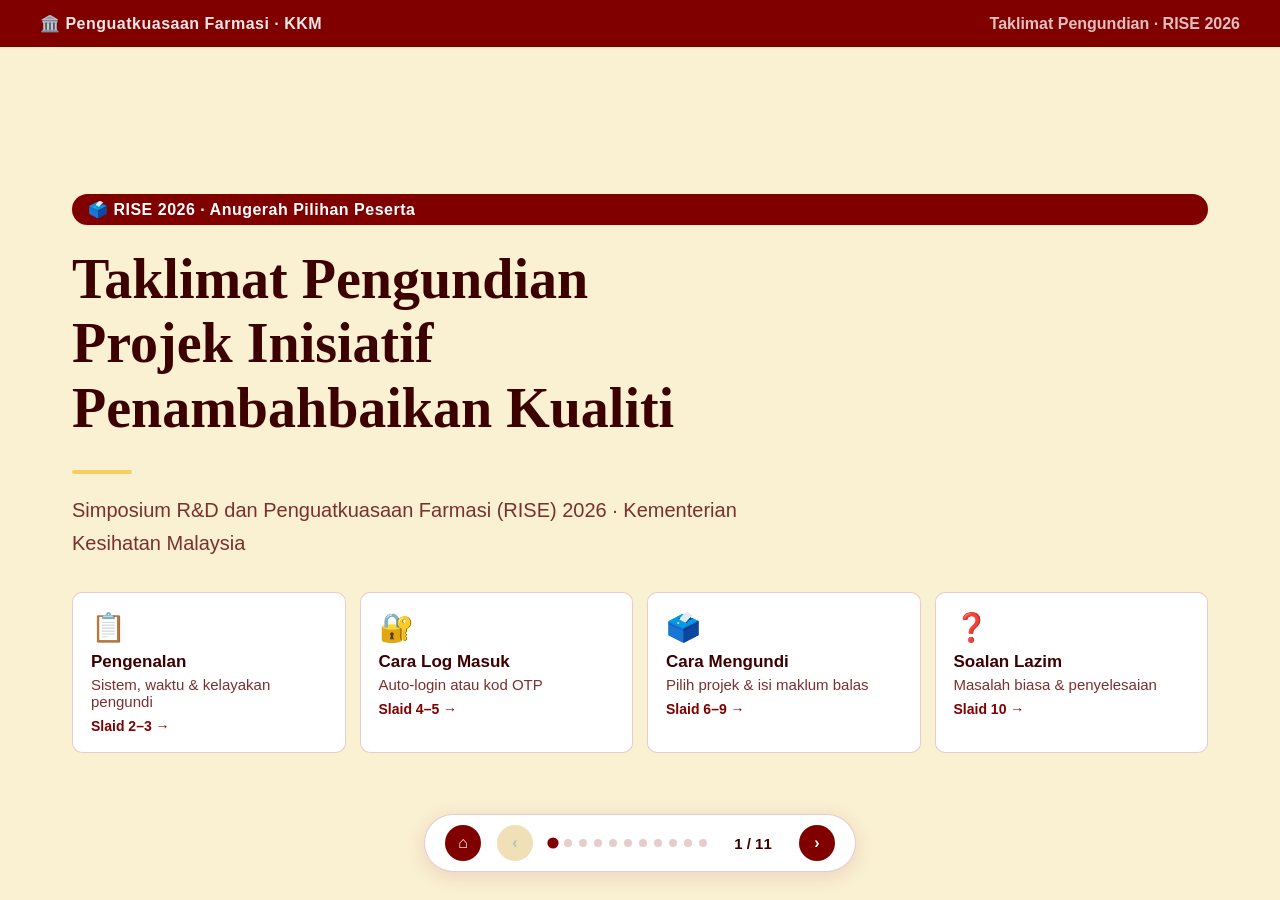
<file: eUndi_RISE2026_Slaid_Peserta.html>
<!DOCTYPE html>
<html lang="ms">
<head>
<meta charset="UTF-8">
<meta name="viewport" content="width=device-width, initial-scale=1.0">
<title>e-Undi RISE 2026 — Slaid Panduan Peserta</title>
<style>
*,*::before,*::after{box-sizing:border-box;margin:0;padding:0;}
:root{
  --cream:#FAF0D2;--cream-dark:#F0E0B8;--maroon:#800000;--maroon-dark:#3D0000;
  --maroon-light:#A52A2A;--maroon-bg:rgba(128,0,0,.08);--maroon-border:rgba(128,0,0,.2);
  --white:#FFFFFF;--grey:#7B3030;--gold:#FACE5C;--red-soft:#f87171;
  --transition:.45s cubic-bezier(.4,0,.2,1);
}
html,body{height:100%;overflow:hidden;font-family:'Segoe UI',Arial,sans-serif;background:var(--cream);}
.deck{position:relative;width:100%;height:100vh;overflow:hidden;}
.slide{position:absolute;inset:0;display:flex;flex-direction:column;padding:0;opacity:0;pointer-events:none;transform:translateX(60px);transition:opacity var(--transition),transform var(--transition);background:var(--cream);overflow:hidden;}
.slide.active{opacity:1;pointer-events:auto;transform:translateX(0);}
.slide.exit-left{opacity:0;transform:translateX(-60px);}
.slide-header{display:flex;align-items:center;justify-content:space-between;padding:14px 40px;background:var(--maroon);color:#fff;flex-shrink:0;}
.sh-brand{font-size:16px;font-weight:700;letter-spacing:.5px;opacity:.9;}
.sh-title{font-size:16px;font-weight:600;opacity:.75;text-align:right;}
.slide-body{flex:1;display:flex;flex-direction:column;justify-content:center;padding:32px 72px;overflow:hidden;}
.eyebrow{font-size:15px;letter-spacing:3px;text-transform:uppercase;color:var(--maroon);font-weight:700;margin-bottom:10px;}
h1.slide-h1{font-family:Georgia,'Times New Roman',serif;font-size:56px;font-weight:800;color:var(--maroon-dark);line-height:1.15;margin-bottom:14px;}
h2.slide-h2{font-family:Georgia,'Times New Roman',serif;font-size:40px;font-weight:800;color:var(--maroon-dark);line-height:1.2;margin-bottom:12px;}
.slide-sub{font-size:20px;color:var(--grey);line-height:1.65;max-width:680px;}
.cards{display:grid;gap:16px;margin-top:20px;}
.cards.col2{grid-template-columns:repeat(2,1fr);}
.cards.col3{grid-template-columns:repeat(3,1fr);}
.card{background:var(--white);border:1px solid var(--maroon-border);border-radius:12px;padding:20px;}
.card-ico{font-size:30px;margin-bottom:10px;}
.card-title{font-size:18px;font-weight:800;color:var(--maroon-dark);margin-bottom:6px;}
.card-desc{font-size:16px;color:var(--grey);line-height:1.55;}
.card.accent{border-left:4px solid var(--maroon);background:var(--maroon-bg);}
.card.accent .card-title{color:var(--maroon);}
.steps{display:flex;flex-direction:column;gap:14px;margin-top:16px;}
.step{display:flex;align-items:flex-start;gap:16px;}
.step-num{width:38px;height:38px;border-radius:50%;background:var(--maroon);color:#fff;font-size:15px;font-weight:800;display:flex;align-items:center;justify-content:center;flex-shrink:0;margin-top:2px;}
.step-content{}
.step-title{font-size:18px;font-weight:800;color:var(--maroon-dark);margin-bottom:2px;}
.step-desc{font-size:16px;color:var(--grey);line-height:1.55;}
.two-col{display:grid;grid-template-columns:1fr 1fr;gap:32px;align-items:center;margin-top:16px;}
.two-col.wide{grid-template-columns:1.2fr 1fr;}
.mini-mock{background:var(--white);border-radius:12px;overflow:hidden;box-shadow:0 8px 32px rgba(128,0,0,.15);}
.mini-mock-bar{background:linear-gradient(135deg,#800000,#4a0000);padding:14px 18px;text-align:center;}
.mini-mock-bar .mml{font-size:12px;color:var(--gold);letter-spacing:2px;text-transform:uppercase;font-weight:700;margin-bottom:4px;}
.mini-mock-bar .mmt{font-size:14px;font-weight:800;color:#fff;line-height:1.4;}
.mini-mock-body{padding:18px;}
.mini-mock-label{font-size:13px;font-weight:700;color:#6e7781;text-transform:uppercase;margin-bottom:5px;}
.mini-mock-input{width:100%;padding:9px 11px;border:1.5px solid #d0d7de;border-radius:7px;font-size:15px;color:#24292f;background:#fff;margin-bottom:12px;}
.mini-mock-otp{font-size:28px;font-weight:700;letter-spacing:8px;text-align:center;color:#800000;border:1.5px solid #d0d7de;border-radius:7px;padding:9px;width:100%;margin-bottom:12px;}
.mini-mock-btn{width:100%;padding:11px;border:none;border-radius:7px;font-size:15px;font-weight:700;background:#800000;color:#fff;cursor:default;}
.mini-mock-link{display:block;text-align:center;margin-top:8px;font-size:13px;color:#6e7781;}
.mini-mock-spin{display:flex;align-items:center;gap:12px;padding:8px 0;}
.mini-mock-spinner{width:32px;height:32px;border:3px solid #f0e6d8;border-top-color:#800000;border-radius:50%;animation:spin .7s linear infinite;flex-shrink:0;}
@keyframes spin{to{transform:rotate(360deg);}}
.mini-mock-spin-text{font-size:15px;color:#555;}
.criteria-box{background:var(--maroon-bg);border-left:4px solid var(--maroon);border-radius:8px;padding:16px 20px;margin-top:16px;}
.criteria-box b{display:block;font-size:16px;font-weight:800;color:var(--maroon-dark);margin-bottom:8px;}
.criteria-box ul{padding-left:18px;}
.criteria-box li{font-size:16px;color:var(--grey);line-height:1.8;}
.fb-fields{display:flex;flex-direction:column;gap:12px;margin-top:16px;}
.fb-field{background:var(--white);border:1px solid var(--maroon-border);border-radius:8px;padding:14px 16px;}
.fb-field-num{font-size:13px;font-weight:700;color:var(--maroon);text-transform:uppercase;letter-spacing:1px;margin-bottom:4px;}
.fb-field-label{font-size:17px;font-weight:700;color:var(--maroon-dark);line-height:1.4;}
.faq-list{display:flex;flex-direction:column;gap:10px;margin-top:16px;}
.faq-item{background:var(--white);border:1px solid var(--maroon-border);border-radius:8px;padding:14px 16px;}
.faq-q{font-size:17px;font-weight:800;color:var(--maroon-dark);margin-bottom:4px;display:flex;gap:10px;align-items:flex-start;}
.faq-q .fq-ico{color:var(--maroon);flex-shrink:0;}
.faq-a{font-size:16px;color:var(--grey);line-height:1.6;padding-left:22px;}
.callout{background:var(--maroon-bg);border:1px solid var(--maroon-border);border-radius:10px;padding:14px 18px;display:flex;gap:12px;align-items:flex-start;margin-top:16px;}
.callout .ci{font-size:18px;flex-shrink:0;}
.callout p{font-size:17px;color:var(--maroon-dark);line-height:1.6;}
.callout strong{color:var(--maroon);}
.title-slide .slide-body{padding:48px 72px;justify-content:center;}
.title-badge{display:inline-flex;align-items:center;gap:8px;background:var(--maroon);color:#fff;font-size:16px;font-weight:700;padding:6px 16px;border-radius:20px;margin-bottom:22px;letter-spacing:.5px;}
.title-divider{width:60px;height:4px;background:var(--gold);border-radius:2px;margin:16px 0 20px;}
.title-cards{display:grid;grid-template-columns:repeat(4,1fr);gap:14px;margin-top:32px;}
.title-card{background:var(--white);border:1px solid var(--maroon-border);border-radius:10px;padding:18px;cursor:pointer;transition:all .2s;}
.title-card:hover{border-color:var(--maroon);box-shadow:0 6px 20px rgba(128,0,0,.12);transform:translateY(-2px);}
.title-card .tc-ico{font-size:28px;margin-bottom:8px;}
.title-card .tc-title{font-size:17px;font-weight:800;color:var(--maroon-dark);margin-bottom:4px;}
.title-card .tc-desc{font-size:15px;color:var(--grey);}
.title-card .tc-go{font-size:14px;font-weight:700;color:var(--maroon);margin-top:8px;display:block;}
.contact-box{background:var(--white);border:1px solid var(--maroon-border);border-radius:12px;padding:24px 28px;margin-top:20px;max-width:480px;}
.contact-box .ct{font-size:18px;font-weight:800;color:var(--maroon-dark);margin-bottom:6px;}
.contact-box .cd{font-size:17px;color:var(--grey);line-height:1.6;}
#nav{position:fixed;bottom:28px;left:50%;transform:translateX(-50%);display:flex;align-items:center;gap:16px;background:var(--white);border:1px solid var(--maroon-border);border-radius:40px;padding:10px 20px;box-shadow:0 4px 20px rgba(128,0,0,.12);z-index:999;}
.nav-btn{width:36px;height:36px;border-radius:50%;border:none;cursor:pointer;background:var(--maroon);color:#fff;font-size:16px;font-weight:700;display:flex;align-items:center;justify-content:center;transition:all .15s;}
.nav-btn:hover{background:var(--maroon-light);}
.nav-btn:disabled{background:var(--cream-dark);color:#bbb;cursor:not-allowed;}
#slide-counter{font-size:15px;font-weight:700;color:var(--maroon-dark);min-width:60px;text-align:center;}
.nav-dots{display:flex;gap:7px;align-items:center;}
.nav-dot{width:8px;height:8px;border-radius:50%;background:rgba(128,0,0,.2);border:none;cursor:pointer;padding:0;transition:all .2s;}
.nav-dot.active{background:var(--maroon);transform:scale(1.4);}
#progress{position:fixed;top:0;left:0;height:3px;background:linear-gradient(90deg,var(--gold),var(--maroon));transition:width .3s ease;z-index:1000;}
.pill{display:inline-block;background:var(--maroon);color:#fff;font-size:14px;font-weight:700;padding:3px 10px;border-radius:12px;}
.pill.soft{background:var(--maroon-bg);color:var(--maroon);border:1px solid var(--maroon-border);}
@media(max-width:700px){
  .slide-body{padding:24px 28px;}
  h1.slide-h1{font-size:28px;}
  h2.slide-h2{font-size:22px;}
  .two-col,.cards.col2,.cards.col3,.title-cards{grid-template-columns:1fr;}
}
</style>
</head>
<body>
<div id="progress"></div>
<div class="deck" id="deck">

  <!-- SLAID 1 -->
  <div class="slide title-slide active" data-slide="1">
    <div class="slide-header">
      <span class="sh-brand">🏛️ Penguatkuasaan Farmasi · KKM</span>
      <span class="sh-title">Taklimat Pengundian · RISE 2026</span>
    </div>
    <div class="slide-body">
      <div class="title-badge">🗳️ RISE 2026 · Anugerah Pilihan Peserta</div>
      <h1 class="slide-h1">Taklimat Pengundian<br>Projek Inisiatif<br>Penambahbaikan Kualiti</h1>
      <div class="title-divider"></div>
      <p class="slide-sub">Simposium R&amp;D dan Penguatkuasaan Farmasi (RISE) 2026 · Kementerian Kesihatan Malaysia</p>
      <div class="title-cards">
        <div class="title-card" onclick="goTo(2)"><div class="tc-ico">📋</div><div class="tc-title">Pengenalan</div><div class="tc-desc">Sistem, waktu &amp; kelayakan pengundi</div><span class="tc-go">Slaid 2–3 →</span></div>
        <div class="title-card" onclick="goTo(4)"><div class="tc-ico">🔐</div><div class="tc-title">Cara Log Masuk</div><div class="tc-desc">Auto-login atau kod OTP</div><span class="tc-go">Slaid 4–5 →</span></div>
        <div class="title-card" onclick="goTo(6)"><div class="tc-ico">🗳️</div><div class="tc-title">Cara Mengundi</div><div class="tc-desc">Pilih projek &amp; isi maklum balas</div><span class="tc-go">Slaid 6–9 →</span></div>
        <div class="title-card" onclick="goTo(10)"><div class="tc-ico">❓</div><div class="tc-title">Soalan Lazim</div><div class="tc-desc">Masalah biasa &amp; penyelesaian</div><span class="tc-go">Slaid 10 →</span></div>
      </div>
    </div>
  </div>

  <!-- SLAID 2 -->
  <div class="slide" data-slide="2">
    <div class="slide-header"><span class="sh-brand">📋 Pengenalan</span><span class="sh-title">Sistem e-Undi RISE 2026</span></div>
    <div class="slide-body">
      <div class="eyebrow">Pengenalan · Sistem Pengundian</div>
      <h2 class="slide-h2">Sistem e-Undi RISE 2026</h2>
      <p class="slide-sub">Platform pengundian dalam talian untuk memilih projek Inisiatif Penambahbaikan Kualiti Penguatkuasaan Farmasi terbaik. Akses melalui pelayar web — tiada aplikasi perlu dipasang.</p>
      <div class="cards col2" style="margin-top:22px;">
        <div class="card accent">
          <div class="card-ico">🌐</div><div class="card-title">Pautan Sistem</div>
          <div class="card-desc" style="margin-bottom:12px;">Akses sistem melalui pautan rasmi yang telah ditetapkan oleh Urus Setia.</div>
          <div style="background:var(--white);border:1px solid var(--maroon-border);border-radius:8px;padding:10px 14px;font-size:18px;font-weight:700;color:var(--maroon);word-break:break-all;font-family:'Courier New',monospace;">go.gov.my/UNDI-RISE2026</div>
        </div>
        <div class="card accent">
          <div class="card-ico">📊</div><div class="card-title">Bilangan Projek</div>
          <div class="card-desc" style="margin-bottom:12px;">Terdapat <strong>16 projek</strong> Inisiatif Penambahbaikan Kualiti yang dipamerkan untuk dinilai dan diundi.</div>
          <div style="display:flex;align-items:center;gap:12px;"><div style="font-size:48px;font-weight:800;color:var(--maroon);font-family:Georgia,serif;line-height:1;">16</div><div style="font-size:18px;color:var(--grey);line-height:1.4;">Projek Inisiatif<br>Penambahbaikan Kualiti</div></div>
        </div>
      </div>
      <div class="callout"><span class="ci">💡</span><p>Semak poster dan abstrak setiap projek sebelum membuat pilihan undi. Undi adalah <strong>muktamad</strong> dan tidak boleh diubah selepas dihantar.</p></div>
    </div>
  </div>

  <!-- SLAID 3 -->
  <div class="slide" data-slide="3">
    <div class="slide-header"><span class="sh-brand">📋 Pengenalan</span><span class="sh-title">Waktu &amp; Kelayakan</span></div>
    <div class="slide-body">
      <div class="eyebrow">Pengenalan · Maklumat Pengundian</div>
      <h2 class="slide-h2">Waktu &amp; Kelayakan Pengundian</h2>
      <div class="cards col2" style="margin-top:20px;">
        <div class="card" style="border-left:4px solid var(--maroon);">
          <div class="card-ico">🗓️</div><div class="card-title">Waktu Pengundian</div>
          <div style="margin-top:12px;">
            <div style="font-size:20px;font-weight:800;color:var(--maroon-dark);font-family:Georgia,serif;">28 Julai 2026</div>
            <div style="font-size:18px;color:var(--grey);margin-top:2px;">Selasa</div>
            <div style="margin-top:10px;background:var(--maroon-bg);border-radius:8px;padding:10px 14px;display:flex;align-items:center;gap:10px;">
              <span style="font-size:24px;">⏰</span>
              <div><div style="font-size:20px;font-weight:800;color:var(--maroon);">8.00 pagi – 5.00 petang</div><div style="font-size:16px;color:var(--grey);margin-top:2px;">Pengundian hanya boleh dibuat dalam tempoh yang ditetapkan</div></div>
            </div>
          </div>
        </div>
        <div class="card" style="border-left:4px solid var(--maroon);">
          <div class="card-ico">✅</div><div class="card-title">Siapa Layak Mengundi?</div>
          <div style="margin-top:12px;">
            <div style="background:rgba(34,120,34,.08);border:1px solid rgba(34,120,34,.2);border-radius:8px;padding:10px 14px;margin-bottom:10px;"><div style="font-size:16px;font-weight:800;color:#166534;margin-bottom:4px;">✅ LAYAK</div><div style="font-size:18px;color:#14532d;line-height:1.5;">Semua peserta persidangan yang <strong>berdaftar</strong></div></div>
            <div style="background:rgba(185,28,28,.08);border:1px solid rgba(185,28,28,.2);border-radius:8px;padding:10px 14px;"><div style="font-size:16px;font-weight:800;color:#991b1b;margin-bottom:4px;">❌ TIDAK LAYAK</div><div style="font-size:18px;color:#7f1d1d;line-height:1.5;"><strong>Pembentang</strong> projek Inisiatif Penambahbaikan Kualiti</div></div>
          </div>
        </div>
      </div>
      <div class="callout"><span class="ci">⚠️</span><p>Sistem pengundian hanya boleh diakses dalam tempoh yang ditetapkan. Log masuk sebelum atau selepas tempoh tersebut akan memaparkan notis bahawa sesi pengundian belum bermula atau telah tamat.</p></div>
    </div>
  </div>

  <!-- SLAID 4 -->
  <div class="slide" data-slide="4">
    <div class="slide-header"><span class="sh-brand">🔐 Log Masuk</span><span class="sh-title">Panduan 1</span></div>
    <div class="slide-body">
      <div class="eyebrow">Panduan 1 · Log Masuk</div>
      <h2 class="slide-h2">Dua Cara Log Masuk</h2>
      <p class="slide-sub">Akses kepada sistem terhad kepada emel rasmi <span class="pill soft">@moh.gov.my</span> peserta persidangan sahaja.</p>
      <div class="cards col2" style="margin-top:24px;">
        <div class="card accent"><div class="card-ico">⚡</div><div class="card-title">Kaedah 1 — Auto-Login</div><div class="card-desc" style="margin-bottom:14px;">Sistem mengesahkan akaun anda secara automatik apabila halaman dibuka. Jika berjaya, anda terus ke borang pengundian tanpa perlu taip apa-apa.</div><span class="pill">@moh.gov.my yang layak</span></div>
        <div class="card accent"><div class="card-ico">✉️</div><div class="card-title">Kaedah 2 — Kod OTP</div><div class="card-desc" style="margin-bottom:14px;">Jika auto-login gagal, masukkan emel anda dan sistem akan menghantar kod OTP 6 digit. Masukkan kod tersebut untuk log masuk.</div><span class="pill">Sah selama 10 minit</span></div>
      </div>
      <div class="callout"><span class="ci">🛡️</span><p>Sesi anda sah selama <strong>8 jam</strong>. OTP sah selama <strong>10 minit</strong> sahaja. Jangan kongsi kod OTP anda dengan sesiapa.</p></div>
    </div>
  </div>

  <!-- SLAID 5 -->
  <div class="slide" data-slide="5">
    <div class="slide-header"><span class="sh-brand">🔐 Log Masuk — Langkah OTP</span><span class="sh-title">Panduan 1 · Langkah OTP</span></div>
    <div class="slide-body">
      <div class="eyebrow">Panduan 1 · Proses Log Masuk OTP</div>
      <h2 class="slide-h2">Langkah-Langkah Log Masuk</h2>
      <div class="two-col wide" style="margin-top:4px;">
        <div class="steps">
          <div class="step"><div class="step-num">1</div><div class="step-content"><div class="step-title">Buka pautan sistem</div><div class="step-desc">Klik pautan e-Undi yang dikongsi oleh Urus Setia melalui pelayar web.</div></div></div>
          <div class="step"><div class="step-num">2</div><div class="step-content"><div class="step-title">Sistem mengesahkan akaun</div><div class="step-desc">Auto-login dijalankan. Jika berjaya — anda terus ke borang. Jika gagal — lanjut ke langkah 3.</div></div></div>
          <div class="step"><div class="step-num">3</div><div class="step-content"><div class="step-title">Masukkan alamat emel</div><div class="step-desc">Taipkan emel rasmi <strong>@moh.gov.my</strong> anda, kemudian klik <em>"Hantar Kod OTP"</em>.</div></div></div>
          <div class="step"><div class="step-num">4</div><div class="step-content"><div class="step-title">Masukkan kod OTP (6 digit)</div><div class="step-desc">Semak emel anda. Masukkan kod 6 digit, klik <em>"Sahkan &amp; Log Masuk"</em>.</div></div></div>
          <div class="step"><div class="step-num">5</div><div class="step-content"><div class="step-title">Log masuk berjaya</div><div class="step-desc">Anda dialihkan ke borang pengundian. Sedia untuk mengundi!</div></div></div>
        </div>
        <div class="mini-mock">
          <div class="mini-mock-bar"><div class="mml">Sistem e-Undi · RISE 2026</div><div class="mmt">🔐 Log Masuk Sistem</div></div>
          <div class="mini-mock-body">
            <div class="mini-mock-spin"><div class="mini-mock-spinner"></div><div class="mini-mock-spin-text">Mengesahkan akaun anda...</div></div>
            <div style="border-top:1px solid #eee;margin:12px 0 10px;"></div>
            <div class="mini-mock-label">Alamat Emel</div>
            <input class="mini-mock-input" value="ali.bin.ahmad@moh.gov.my" readonly>
            <button class="mini-mock-btn">Hantar Kod OTP →</button>
            <div style="border-top:1px solid #eee;margin:12px 0 10px;"></div>
            <div class="mini-mock-label">Kod OTP (6 digit)</div>
            <input class="mini-mock-otp" value="4 7 2 9 1 5" readonly>
            <button class="mini-mock-btn">✅ Sahkan &amp; Log Masuk</button>
            <span class="mini-mock-link">🔄 Hantar semula OTP</span>
          </div>
        </div>
      </div>
    </div>
  </div>

  <!-- SLAID 6 -->
  <div class="slide" data-slide="6">
    <div class="slide-header"><span class="sh-brand">🗳️ Cara Mengundi</span><span class="sh-title">Panduan 2</span></div>
    <div class="slide-body">
      <div class="eyebrow">Panduan 2 · Borang Pengundian</div>
      <h2 class="slide-h2">Borang Pengundian</h2>
      <p class="slide-sub">Selepas log masuk, borang pengundian dipaparkan secara automatik. Anda perlu melengkapkan <strong>dua bahagian</strong> sebelum menghantar undi.</p>
      <div class="cards col2" style="margin-top:20px;">
        <div class="card accent"><div class="card-ico">🗳️</div><div class="card-title">Bahagian 1 — Pilihan Projek</div><div class="card-desc">Semak poster dan abstrak setiap projek, kemudian pilih <strong>tepat 3 projek</strong> terbaik berdasarkan kriteria penilaian.</div></div>
        <div class="card accent"><div class="card-ico">💬</div><div class="card-title">Bahagian 2 — Maklum Balas <span class="pill" style="font-size:15px;">Wajib</span></div><div class="card-desc">Isi ketiga-tiga ruangan maklum balas. Bahagian ini <strong>wajib</strong> — undi tidak boleh dihantar jika maklum balas tidak lengkap.</div></div>
      </div>
      <div class="criteria-box"><b>Kriteria Pemilihan Projek:</b><ul><li>Kualiti projek</li><li>Kreativiti dan inovasi</li><li>Impak serta nilai tambah kepada penguatkuasaan farmasi</li><li>Keberkesanan penyampaian dan daya tarikan pembentangan</li></ul></div>
    </div>
  </div>

  <!-- SLAID 7 -->
  <div class="slide" data-slide="7">
    <div class="slide-header"><span class="sh-brand">🗳️ Pilih Projek</span><span class="sh-title">Panduan 2 · Bahagian 1</span></div>
    <div class="slide-body">
      <div class="eyebrow">Panduan 2 · Pilihan Projek</div>
      <h2 class="slide-h2">Cara Memilih 3 Projek</h2>
      <div class="two-col">
        <div class="steps">
          <div class="step"><div class="step-num">1</div><div class="step-content"><div class="step-title">Semak dokumen projek</div><div class="step-desc">Klik butang <strong>📄 Poster</strong> atau <strong>📋 Abstrak</strong> pada setiap kad projek untuk membaca dokumen sebelum membuat penilaian.</div></div></div>
          <div class="step"><div class="step-num">2</div><div class="step-content"><div class="step-title">Pilih projek</div><div class="step-desc">Klik pada kad projek atau tandakan kotak semak <em>"Pilih projek ini"</em>. Kad yang dipilih akan diserlahkan.</div></div></div>
          <div class="step"><div class="step-num">3</div><div class="step-content"><div class="step-title">Pilih tepat 3 projek</div><div class="step-desc">Anda mesti memilih <strong>tepat 3 projek</strong>. Sistem akan menghalang pilihan ke-4. Nyahpilih sebelum menukar pilihan.</div></div></div>
          <div class="step"><div class="step-num">4</div><div class="step-content"><div class="step-title">Semak penanda pilihan</div><div class="step-desc">Bar bawah menunjukkan <em>"Dipilih: X daripada 3 projek"</em>. Pastikan kiraan mencapai 3.</div></div></div>
        </div>
        <div>
          <div class="card" style="margin-bottom:12px;border-color:var(--gold);background:rgba(250,206,92,.08);">
            <div style="display:flex;justify-content:space-between;align-items:flex-start;margin-bottom:8px;"><span style="background:#800000;color:var(--gold);font-size:15px;font-weight:800;padding:2px 8px;border-radius:4px;">QII-02</span><span style="font-size:22px;">✅</span></div>
            <div style="font-size:18px;font-weight:700;color:var(--maroon-dark);margin-bottom:10px;">Aplikasi Semakan Status Sampel Forensik Farmasi</div>
            <div style="display:flex;gap:6px;margin-bottom:10px;"><button style="padding:5px 10px;border:1px solid var(--maroon-border);border-radius:6px;font-size:15px;background:var(--white);color:var(--maroon-dark);">📄 Poster</button><button style="padding:5px 10px;border:1px solid var(--maroon-border);border-radius:6px;font-size:15px;background:var(--white);color:var(--maroon-dark);">📋 Abstrak</button></div>
            <div style="border-top:1px solid var(--maroon-border);padding-top:8px;font-size:16px;color:var(--grey);">☑ Pilih projek ini</div>
          </div>
          <div class="callout" style="margin-top:0;"><span class="ci">💡</span><p>Semak poster dan abstrak <strong>sebelum</strong> membuat pilihan undi. Undi adalah <strong>muktamad</strong> dan tidak boleh diubah.</p></div>
        </div>
      </div>
    </div>
  </div>

  <!-- SLAID 8 -->
  <div class="slide" data-slide="8">
    <div class="slide-header"><span class="sh-brand">💬 Maklum Balas Peserta</span><span class="sh-title">Panduan 2 · Bahagian 2</span></div>
    <div class="slide-body">
      <div class="eyebrow">Panduan 2 · Bahagian 2 — Maklum Balas</div>
      <h2 class="slide-h2">Maklum Balas Peserta <span class="pill" style="font-size:18px;vertical-align:middle;">Wajib</span></h2>
      <p class="slide-sub" style="margin-bottom:0;">Ketiga-tiga ruangan maklum balas di bawah adalah <strong>wajib diisi</strong> sebelum undi boleh dihantar.</p>
      <div class="fb-fields">
        <div class="fb-field"><div class="fb-field-num">Ruangan 1</div><div class="fb-field-label">Penilaian dan Maklum Balas terhadap Projek R&amp;D Penguatkuasaan Farmasi</div></div>
        <div class="fb-field"><div class="fb-field-num">Ruangan 2</div><div class="fb-field-label">Penilaian dan Maklum Balas terhadap Projek Inisiatif Penambahbaikan Kualiti Penguatkuasaan Farmasi</div></div>
        <div class="fb-field"><div class="fb-field-num">Ruangan 3</div><div class="fb-field-label">Penilaian dan Maklum Balas terhadap Penganjuran RISE 2026</div></div>
      </div>
    </div>
  </div>

  <!-- SLAID 9 -->
  <div class="slide" data-slide="9">
    <div class="slide-header"><span class="sh-brand">✓ Hantar Undi</span><span class="sh-title">Panduan 2 · Penghantaran</span></div>
    <div class="slide-body">
      <div class="eyebrow">Panduan 2 · Penghantaran Undi</div>
      <h2 class="slide-h2">Cara Hantar Undi</h2>
      <div class="two-col">
        <div class="steps">
          <div class="step"><div class="step-num">1</div><div class="step-content"><div class="step-title">Pastikan syarat dipenuhi</div><div class="step-desc">Tepat <strong>3 projek dipilih</strong> <em>dan</em> <strong>ketiga-tiga maklum balas diisi</strong>.</div></div></div>
          <div class="step"><div class="step-num">2</div><div class="step-content"><div class="step-title">Klik "✓ Hantar Undi"</div><div class="step-desc">Butang hanya aktif apabila kedua-dua syarat di atas dipenuhi.</div></div></div>
          <div class="step"><div class="step-num">3</div><div class="step-content"><div class="step-title">Sahkan dalam tetingkap pengesahan</div><div class="step-desc">Semak senarai 3 projek pilihan anda. Klik <em>"Ya, Hantar Undi"</em> untuk menghantar secara muktamad.</div></div></div>
          <div class="step"><div class="step-num">4</div><div class="step-content"><div class="step-title">Undi berjaya direkodkan</div><div class="step-desc">Skrin pengesahan dipaparkan. Undi anda telah selamat tersimpan dalam sistem.</div></div></div>
        </div>
        <div>
          <div class="callout" style="margin-top:0;"><span class="ci">⚠️</span><p>Undi adalah <strong>muktamad</strong> dan tidak boleh diubah selepas dihantar.</p></div>
          <div style="margin-top:14px;background:var(--white);border:1px solid var(--maroon-border);border-radius:10px;padding:16px 18px;">
            <div style="font-size:16px;font-weight:700;color:var(--grey);margin-bottom:10px;text-transform:uppercase;letter-spacing:.5px;">Bar Penghantaran</div>
            <div style="display:flex;justify-content:space-between;align-items:center;gap:10px;">
              <div><div style="font-size:16px;color:var(--grey);">Dipilih: <span style="font-weight:800;color:var(--maroon);font-size:20px;">3</span> daripada <strong>3</strong> projek</div><div style="font-size:15px;color:var(--grey);margin-top:2px;">Maklum balas: ✅ Lengkap</div></div>
              <button style="background:#800000;color:#fff;border:none;padding:10px 16px;border-radius:8px;font-size:18px;font-weight:800;cursor:default;">✓ Hantar Undi</button>
            </div>
          </div>
        </div>
      </div>
    </div>
  </div>

  <!-- SLAID 10 -->
  <div class="slide" data-slide="10">
    <div class="slide-header"><span class="sh-brand">❓ Soalan Lazim dan Petua</span><span class="sh-title">Bantuan</span></div>
    <div class="slide-body">
      <div class="eyebrow">Bantuan</div>
      <h2 class="slide-h2">Soalan Lazim dan Petua</h2>
      <div class="faq-list">
        <div class="faq-item"><div class="faq-q"><span class="fq-ico">Q</span><span>Kod OTP saya tidak sampai?</span></div><div class="faq-a">Semak folder spam/sampah dalam emel anda. OTP sah selama 10 minit — jika tamat tempoh, klik "🔄 Hantar semula OTP". Jika masalah berterusan, hubungi Urus Setia.</div></div>
        <div class="faq-item"><div class="faq-q"><span class="fq-ico">Q</span><span>Emel saya bukan @moh.gov.my — boleh undi?</span></div><div class="faq-a">Tidak. Akses terhad kepada emel rasmi <strong>@moh.gov.my</strong> peserta persidangan sahaja. Hubungi Urus Setia jika ada masalah.</div></div>
        <div class="faq-item"><div class="faq-q"><span class="fq-ico">Q</span><span>Butang "Hantar Undi" tidak aktif?</span></div><div class="faq-a">Butang aktif hanya apabila <strong>tepat 3 projek dipilih</strong> DAN <strong>ketiga-tiga maklum balas diisi</strong>. Semak kedua-dua syarat tersebut.</div></div>
        <div class="faq-item"><div class="faq-q"><span class="fq-ico">Q</span><span>Undi boleh diubah selepas dihantar?</span></div><div class="faq-a">Tidak. Undi adalah muktamad. Tetingkap pengesahan dipaparkan sebelum penghantaran — semak pilihan anda dengan teliti.</div></div>
        <div class="faq-item"><div class="faq-q"><span class="fq-ico">Q</span><span>Menggunakan komputer yang dikongsi — bagaimana log keluar?</span></div><div class="faq-a">Klik "🚪 Log Keluar" di penjuru atas kanan. Sesi akan ditamatkan. Penting untuk dilakukan pada peranti yang dikongsi.</div></div>
      </div>
    </div>
  </div>

  <!-- SLAID 11 -->
  <div class="slide" data-slide="11">
    <div class="slide-header"><span class="sh-brand">📞 Hubungi Urus Setia</span><span class="sh-title">Penutup</span></div>
    <div class="slide-body" style="align-items:flex-start;">
      <div class="eyebrow">Penutup</div>
      <h2 class="slide-h2">Terima kasih kerana mengundi!</h2>
      <p class="slide-sub" style="margin-bottom:0;">Pandangan dan cadangan anda amat dihargai — segala maklum balas yang diberikan akan digunakan bagi menambah baik pelaksanaan RISE pada masa hadapan.</p>
      <div class="contact-box"><div class="ct">📞 Perlu bantuan?</div><div class="cd">Hubungi Urus Setia / Jawatankuasa RISE 2026 untuk sebarang pertanyaan berkaitan pendaftaran pengundi, masalah log masuk, atau isu teknikal semasa sesi pengundian.</div></div>
      <div class="cards col3" style="margin-top:20px;">
        <div class="card" style="text-align:center;"><div style="font-size:32px;margin-bottom:8px;">🔐</div><div class="card-title">Log Masuk</div><div class="card-desc">Auto-login atau OTP @moh.gov.my</div></div>
        <div class="card" style="text-align:center;"><div style="font-size:32px;margin-bottom:8px;">🗳️</div><div class="card-title">Pilih 3 Projek</div><div class="card-desc">Semak poster &amp; abstrak sebelum mengundi</div></div>
        <div class="card" style="text-align:center;"><div style="font-size:32px;margin-bottom:8px;">💬</div><div class="card-title">Isi Maklum Balas</div><div class="card-desc">3 ruangan wajib sebelum hantar undi</div></div>
      </div>
      <div style="margin-top:20px;font-size:16px;color:var(--grey);text-align:center;width:100%;">Jawatankuasa RISE © 2026 · Penguatkuasaan Farmasi, Kementerian Kesihatan Malaysia</div>
    </div>
  </div>

</div>
<!-- Navigation -->
<div id="nav">
  <button class="nav-btn" id="btn-home" onclick="goHome()" title="Kembali ke Laman Utama">⌂</button>
  <button class="nav-btn" id="btn-prev" onclick="prevSlide()" disabled>‹</button>
  <div class="nav-dots" id="nav-dots"></div>
  <span id="slide-counter">1 / 11</span>
  <button class="nav-btn" id="btn-next" onclick="nextSlide()">›</button>
</div>
<script>
var TOTAL = 11;
var current = 1;
function buildDots() {
  var c = document.getElementById('nav-dots');
  for (var i = 1; i <= TOTAL; i++) {
    var d = document.createElement('button');
    d.className = 'nav-dot' + (i === 1 ? ' active' : '');
    d.setAttribute('data-s', i);
    d.onclick = (function(n){ return function(){ goTo(n); }; })(i);
    c.appendChild(d);
  }
}
function goTo(n) {
  if (n < 1 || n > TOTAL || n === current) return;
  var prev = document.querySelector('.slide.active');
  if (prev) { prev.classList.add('exit-left'); prev.classList.remove('active'); }
  setTimeout(function() { if (prev) prev.classList.remove('exit-left'); }, 460);
  current = n;
  var next = document.querySelector('.slide[data-slide="'+n+'"]');
  if (next) { next.classList.add('active'); }
  updateNav();
}
function nextSlide() { goTo(current + 1); }
function prevSlide() { goTo(current - 1); }
function goHome() { window.location.href = 'index.html'; }
function updateNav() {
  document.getElementById('slide-counter').textContent = current + ' / ' + TOTAL;
  document.getElementById('btn-prev').disabled = current === 1;
  document.getElementById('btn-next').disabled = current === TOTAL;
  document.querySelectorAll('.nav-dot').forEach(function(d) {
    d.classList.toggle('active', parseInt(d.getAttribute('data-s')) === current);
  });
  var pct = ((current - 1) / (TOTAL - 1)) * 100;
  document.getElementById('progress').style.width = pct + '%';
}
document.addEventListener('keydown', function(e) {
  if (e.key === 'ArrowRight' || e.key === 'ArrowDown') nextSlide();
  if (e.key === 'ArrowLeft'  || e.key === 'ArrowUp')   prevSlide();
});
var touchX = null;
document.addEventListener('touchstart', function(e){ touchX = e.touches[0].clientX; });
document.addEventListener('touchend', function(e){
  if (touchX === null) return;
  var dx = e.changedTouches[0].clientX - touchX;
  if (Math.abs(dx) > 50) { dx < 0 ? nextSlide() : prevSlide(); }
  touchX = null;
});
buildDots();
updateNav();
</script>
</body>
</html>
</file>
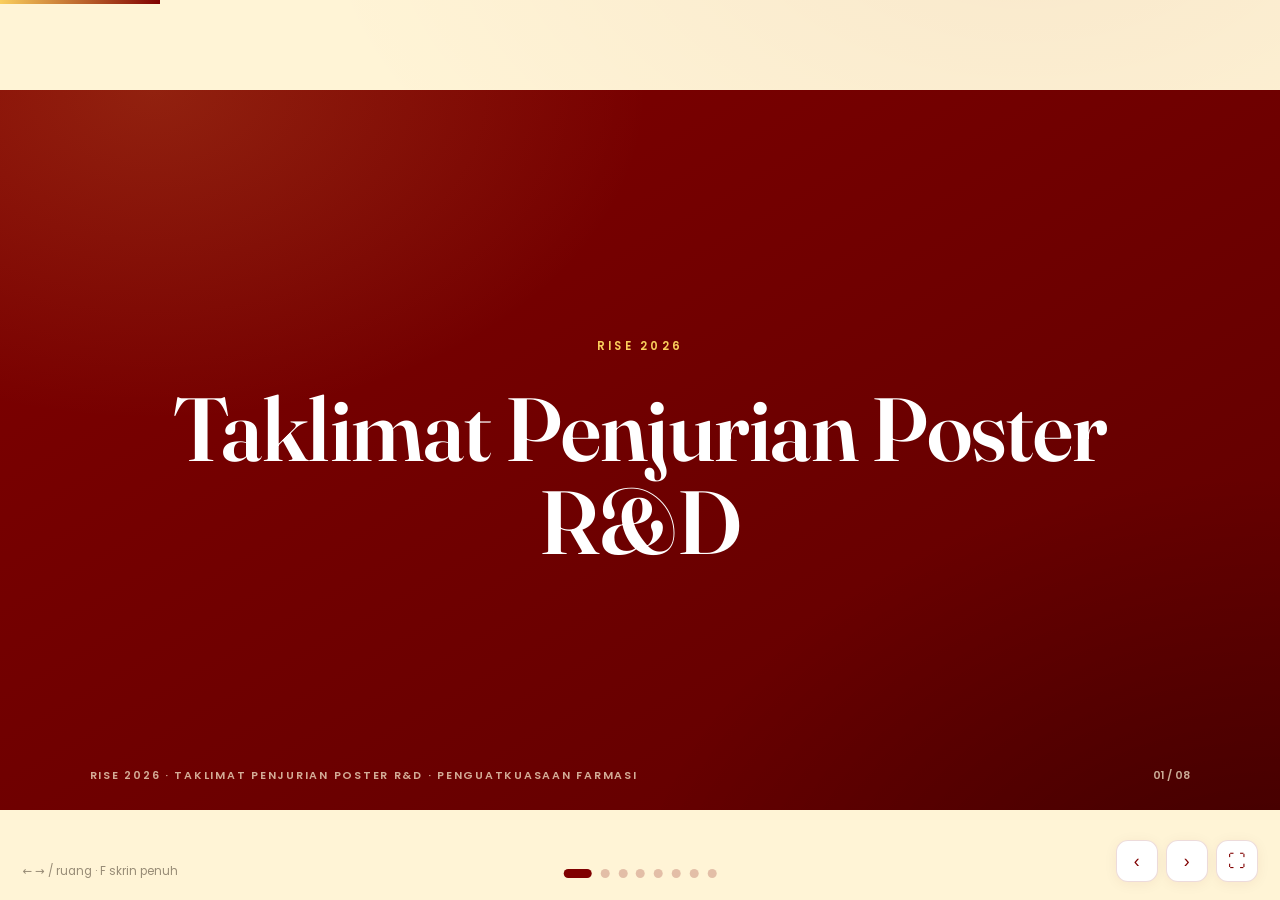
<file: penjurian.html>
<!DOCTYPE html>
<html lang="ms">
<head>
  <meta charset="UTF-8" />
  <meta name="viewport" content="width=device-width, initial-scale=1.0" />
  <title>Taklimat Penjurian Poster R&D — RISE 2026</title>
  <meta name="description" content="Taklimat proses penilaian poster R&D RISE 2026 untuk pembentang dan peserta." />

  <link rel="preconnect" href="https://fonts.googleapis.com" />
  <link rel="preconnect" href="https://fonts.gstatic.com" crossorigin />
  <link href="https://fonts.googleapis.com/css2?family=Poppins:wght@300;400;500;600;700&family=Fraunces:opsz,wght@9..144,500;9..144,600;9..144,700&display=swap" rel="stylesheet" />

  <!-- shared design system (single source of truth) -->
  <link rel="stylesheet" href="assets/css/styles.css" />
</head>
<body>
  <div class="progress" id="progress"></div>

  <main id="deck">
    <div class="stage" id="stage"><!-- slides injected by engine.js --></div>
  </main>

  <nav class="nav" id="nav" aria-label="Navigasi slaid"></nav>
  <div class="nav-arrows">
    <button id="prevBtn" aria-label="Slaid sebelum">&#8249;</button>
    <button id="nextBtn" aria-label="Slaid seterusnya">&#8250;</button>
    <button id="fsBtn" aria-label="Skrin penuh">&#9974;</button>
  </div>
  <div class="hint">&#8592; &#8594; / ruang &middot; F skrin penuh</div>

  <!-- shared assets → deck content → shared components → shared engine -->
  <script src="assets/data/logos.js"></script>
  <script src="decks/penjurian-content.js"></script>
  <script src="assets/js/components.js"></script>
  <script src="assets/js/engine.js"></script>
</body>
</html>
</file>
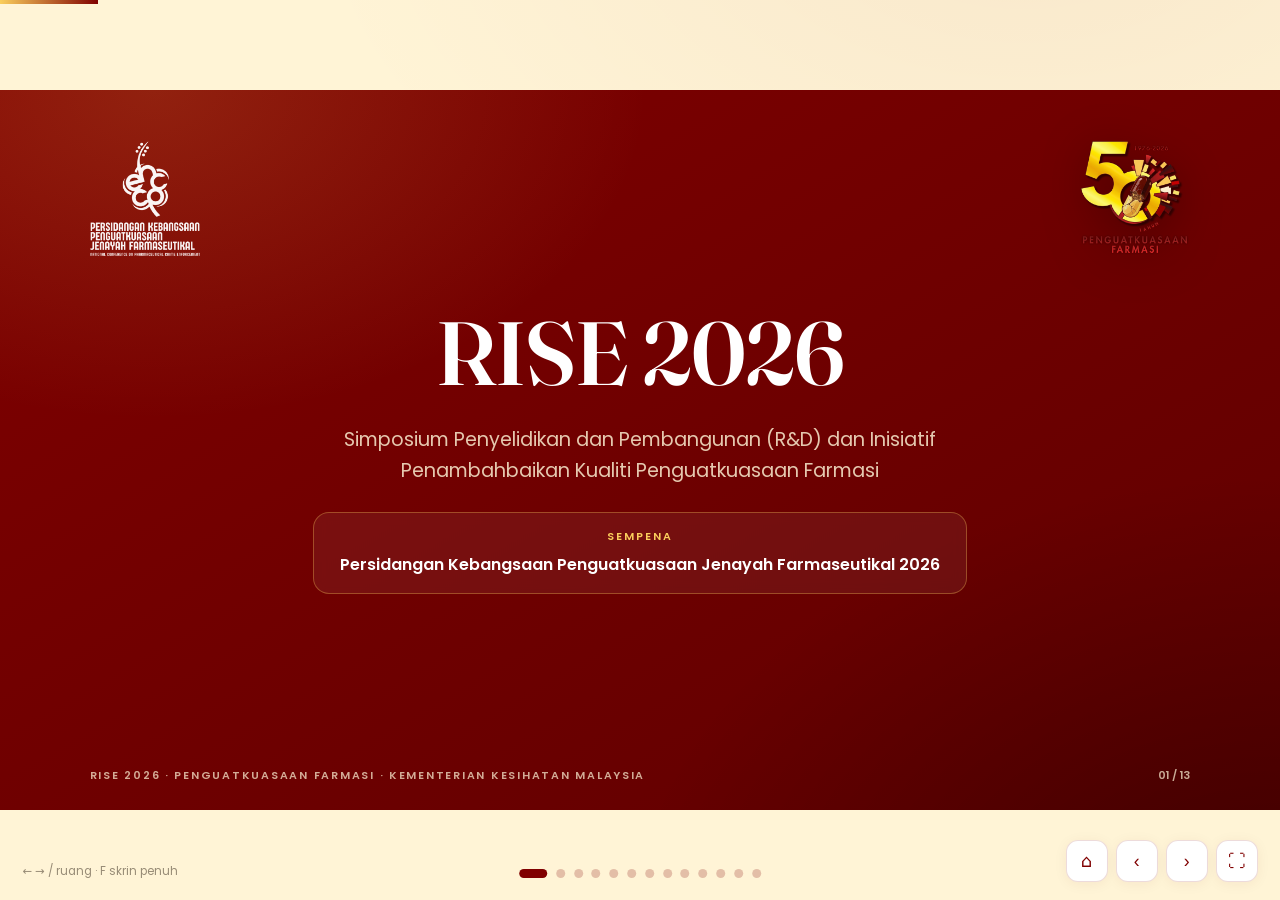
<file: present.html>
<!DOCTYPE html>
<html lang="ms">
<head>
  <meta charset="UTF-8" />
  <meta name="viewport" content="width=device-width, initial-scale=1.0" />
  <title>RISE 2026 — Pembentangan</title>
  <meta name="description" content="Shell pembentangan RISE 2026 — pilih deck melalui ?deck=<id>." />

  <link rel="preconnect" href="https://fonts.googleapis.com" />
  <link rel="preconnect" href="https://fonts.gstatic.com" crossorigin />
  <link href="https://fonts.googleapis.com/css2?family=Poppins:wght@300;400;500;600;700&family=Fraunces:opsz,wght@9..144,500;9..144,600;9..144,700&display=swap" rel="stylesheet" />

  <link rel="stylesheet" href="assets/css/styles.css" />

  <style>
    /* Gate overlay — VISIBLE BY DEFAULT, hidden via JS after auth */
    #pwOverlay {
      display: flex;
      position: fixed;
      inset: 0;
      z-index: 99999;
      background: linear-gradient(135deg, #3d0000 0%, #800000 60%, #a52a2a 100%);
      align-items: center;
      justify-content: center;
      pointer-events: all;
    }
    #pwOverlay.pw-gone { display: none !important; }
  </style>
</head>
<body>

  <!-- Gate overlay: shows first, hidden by JS for unlocked decks -->
  <div id="pwOverlay">
    <div class="pw-box">
      <div class="pw-icon">&#128274;</div>
      <h2 class="pw-title">Deck Dikunci</h2>
      <p class="pw-desc">Masukkan kata laluan untuk meneruskan.</p>
      <div class="pw-field">
        <input type="password" id="pwInput" class="pw-input" placeholder="Kata laluan..." autocomplete="off" />
        <button class="pw-btn" id="pwBtn">Masuk</button>
      </div>
      <p class="pw-err" id="pwErr">Kata laluan salah. Cuba lagi.</p>
      <a href="index.html" class="pw-back">&#8592; Kembali ke Hub</a>
    </div>
  </div>

  <!-- Deck shell (behind overlay until gate passes) -->
  <div class="progress" id="progress"></div>
  <main id="deck">
    <div class="stage" id="stage"></div>
  </main>
  <nav class="nav" id="nav" aria-label="Navigasi slaid"></nav>
  <div class="nav-arrows">
    <a href="index.html" id="homeBtn" aria-label="Kembali ke hub">&#8962;</a>
    <button id="prevBtn" aria-label="Slaid sebelum">&#8249;</button>
    <button id="nextBtn" aria-label="Slaid seterusnya">&#8250;</button>
    <button id="fsBtn" aria-label="Skrin penuh">&#9974;</button>
  </div>
  <div class="hint">&#8592; &#8594; / ruang &middot; F skrin penuh</div>

  <!-- Assets & deck registry -->
  <script src="assets/data/logos.js"></script>
  <script src="assets/data/geo-malaysia.js"></script>
  <script src="assets/data/content.js"></script>
  <script src="decks/penjurian-content.js"></script>
  <script src="decks/taklimat-juri-content.js"></script>
  <script src="decks/layout-content.js"></script>
  <script src="decks/research-content.js"></script>
  <script src="decks/digital-content.js"></script>
  <script src="assets/js/components.js"></script>

  <script>
  /* ============================================================
     PASSWORD GATE
     Strategy: overlay is ALWAYS visible on page load.
     JS hides it immediately for unlocked decks,
     or after correct password for locked decks.
     Engine.js is loaded dynamically — only after gate passes.
  ============================================================ */
  (function () {
    var overlay = document.getElementById("pwOverlay");

    function unlock() {
      overlay.classList.add("pw-gone");
      var s = document.createElement("script");
      s.src = "assets/js/engine.js";
      document.body.appendChild(s);
    }

    var wanted = new URLSearchParams(location.search).get("deck");
    var reg    = window.RISE_DECKS || {};
    var deck   = (wanted && reg[wanted]) ? reg[wanted] : null;

    /* Deck has no lock — pass through immediately */
    if (!deck || !deck.locked) {
      unlock();
      return;
    }

    /* Already unlocked this session — pass through */
    var SK = "rise_unlocked_" + wanted;
    if (sessionStorage.getItem(SK) === "1") {
      unlock();
      return;
    }

    /* Deck is locked — wait for correct password */
    setTimeout(function () { document.getElementById("pwInput").focus(); }, 80);

    function attempt() {
      var val   = document.getElementById("pwInput").value;
      var errEl = document.getElementById("pwErr");
      try {
        if (btoa(unescape(encodeURIComponent(val))) === deck.locked) {
          sessionStorage.setItem(SK, "1");
          errEl.style.display = "none";
          unlock();
        } else {
          errEl.style.display = "block";
          document.getElementById("pwInput").value = "";
          document.getElementById("pwInput").focus();
        }
      } catch(e) {
        errEl.style.display = "block";
        document.getElementById("pwInput").value = "";
      }
    }

    document.getElementById("pwBtn").addEventListener("click", attempt);
    document.getElementById("pwInput").addEventListener("keydown", function (e) {
      if (e.key === "Enter") { e.preventDefault(); attempt(); }
    });
  })();
  </script>
</body>
</html>
</file>
<file: assets/css/styles.css>
/* ============================================================
   RISE 2026 — Premium Keynote Presentation
   styles.css : Theme tokens, base, layout, components, motion
   Edit DESIGN TOKENS only to re-skin the whole deck.
   ============================================================ */

/* ----------------------------------------------------------
   1. DESIGN TOKENS  (official RISE visual identity)
   ---------------------------------------------------------- */
:root {
  /* Brand colours */
  --maroon:      #800000;
  --maroon-deep: #5e0000;
  --ink:         #1A1A1A;
  --gold:        #FACE5C;
  --gold-soft:   #F9E871;
  --cream:       #FFF4D6;
  --white:       #FFFFFF;

  /* Functional surfaces */
  --bg:          var(--cream);
  --surface:     var(--white);
  --text:        var(--ink);
  --muted:       #6b5f4d;
  --line:        rgba(128, 0, 0, 0.14);

  /* Typography */
  --font-display: "Sugo Display", "Fraunces", "Playfair Display", Georgia, serif;
  --font-body:    "Poppins", system-ui, -apple-system, "Segoe UI", sans-serif;

  /* Rhythm */
  --pad-x: clamp(3rem, 7vw, 8rem);
  --radius: 22px;
  --shadow-sm: 0 2px 14px rgba(94, 0, 0, 0.06);
  --shadow-md: 0 14px 50px rgba(94, 0, 0, 0.10);
  --shadow-lg: 0 30px 90px rgba(94, 0, 0, 0.16);

  /* Motion */
  --ease: cubic-bezier(0.22, 1, 0.36, 1);
  --dur: 0.8s;
}

/* ----------------------------------------------------------
   2. RESET / BASE
   ---------------------------------------------------------- */
* { margin: 0; padding: 0; box-sizing: border-box; }

html, body {
  height: 100%;
  width: 100%;
  overflow: hidden;
  background: var(--ink);
  font-family: var(--font-body);
  color: var(--text);
  -webkit-font-smoothing: antialiased;
  text-rendering: optimizeLegibility;
}

h1, h2, h3 { font-family: var(--font-display); font-weight: 600; line-height: 1.04; letter-spacing: -0.01em; }
p { line-height: 1.6; }

/* ----------------------------------------------------------
   3. DECK + SLIDE SYSTEM (16:9, 1920x1080 reference)
   ---------------------------------------------------------- */
#deck {
  position: fixed;
  inset: 0;
  display: grid;
  place-items: center;
  background:
    radial-gradient(1200px 700px at 80% -10%, rgba(128,0,0,0.05), transparent 60%),
    var(--bg);
}

.stage {
  position: relative;
  width: 100vw;
  height: 56.25vw;          /* 16:9 */
  max-height: 100vh;
  max-width: 177.78vh;
  overflow: hidden;
}

.slide {
  position: absolute;
  inset: 0;
  display: flex;
  flex-direction: column;
  justify-content: center;
  padding: clamp(2.5rem, 5vw, 5.5rem) var(--pad-x);
  opacity: 0;
  visibility: hidden;
  transform: translateY(28px) scale(0.992);
  transition: opacity 0.7s var(--ease), transform 0.9s var(--ease), visibility 0s 0.7s;
  background: var(--bg);
}
.slide.is-active {
  opacity: 1;
  visibility: visible;
  transform: none;
  transition: opacity 0.7s var(--ease), transform 0.9s var(--ease);
  z-index: 2;
}
.slide.is-past { transform: translateY(-24px) scale(0.992); }

/* Type scale (fluid, projector-first) */
.eyebrow {
  font-family: var(--font-body);
  font-weight: 600;
  letter-spacing: 0.28em;
  text-transform: uppercase;
  font-size: clamp(0.7rem, 0.9vw, 0.95rem);
  color: var(--maroon);
}
.slide-title { font-size: clamp(2.1rem, 4.4vw, 4.4rem); color: var(--maroon); }
.slide-sub   { font-size: clamp(1rem, 1.5vw, 1.5rem); color: var(--muted); font-weight: 400; max-width: 60ch; }
.display-xl  { font-size: clamp(3.2rem, 7vw, 7rem); color: var(--maroon); }

/* ----------------------------------------------------------
   4. SHARED PRIMITIVES
   ---------------------------------------------------------- */
.gold-rule {
  width: 64px; height: 5px; border-radius: 99px;
  background: linear-gradient(90deg, var(--gold), var(--gold-soft));
}
.card {
  background: var(--surface);
  border: 1px solid var(--line);
  border-radius: var(--radius);
  box-shadow: var(--shadow-sm);
  transition: transform 0.5s var(--ease), box-shadow 0.5s var(--ease);
}
.card:hover { transform: translateY(-6px); box-shadow: var(--shadow-md); }

.section-head { display: flex; flex-direction: column; gap: 1rem; margin-bottom: clamp(1.5rem, 3vw, 2.75rem); }
.section-head .row { display: flex; align-items: baseline; gap: 1.25rem; flex-wrap: wrap; }

/* ----------------------------------------------------------
   5. SLIDE 1 — HERO
   ---------------------------------------------------------- */
.hero {
  background:
    radial-gradient(900px 600px at 12% 0%, rgba(250,206,92,0.16), transparent 55%),
    radial-gradient(1100px 800px at 100% 120%, rgba(0,0,0,0.35), transparent 60%),
    linear-gradient(150deg, var(--maroon) 0%, var(--maroon-deep) 100%);
  color: var(--cream);
}
.hero .eyebrow { color: var(--gold); }
.hero .display-xl { color: var(--white); }

/* --- Slide 1 : centred cover --- */
.hero-cover {
  height: 100%;
  display: flex; flex-direction: column; align-items: center; justify-content: center;
  text-align: center; gap: clamp(1rem, 2vw, 1.8rem);
}
.hero-cover .slide-sub { color: rgba(255,244,214,0.82); margin: 0 auto; max-width: 52ch; }

/* Logos pinned to the top corners — no white panel */
.hero-logo {
  position: absolute;
  top: clamp(2rem, 4vw, 3.4rem);
  height: clamp(78px, 9vw, 122px);
  width: auto;
  z-index: 4;
}
.hero-logo--left  { left: var(--pad-x);  filter: brightness(0) invert(1); opacity: 0.96; }
.hero-logo--right { right: var(--pad-x); filter: drop-shadow(0 8px 22px rgba(0,0,0,0.28)); }
.hero-conf {
  display: inline-flex; flex-direction: column; gap: 0.4rem;
  padding: 1rem 1.6rem; border-radius: 16px;
  background: rgba(255,255,255,0.06);
  border: 1px solid rgba(250,206,92,0.32);
  backdrop-filter: blur(6px);
}
.hero-conf small { color: var(--gold); letter-spacing: 0.18em; text-transform: uppercase; font-size: clamp(0.66rem,0.85vw,0.78rem); font-weight: 600; }
.hero-conf b { font-weight: 600; font-size: clamp(0.95rem, 1.25vw, 1.35rem); color: var(--white); }

/* --- Slide 2 : Maklumat Simposium (light) --- */
.event-grid { display: grid; grid-template-columns: repeat(3, 1fr); gap: clamp(1rem, 1.8vw, 1.7rem); align-items: stretch; }
.event-card {
  height: 100%;                 /* uniform height across the row */
  padding: clamp(1.1rem, 1.8vw, 1.8rem) clamp(1.2rem, 1.9vw, 1.9rem);
  display: flex; flex-direction: column; justify-content: center; gap: 0.55rem;
  position: relative; overflow: hidden;
}
.event-card::before { content: ""; position: absolute; left: 0; top: 0; height: 100%; width: 6px; background: linear-gradient(var(--gold), var(--gold-soft)); }
.ev-label { color: var(--maroon); font-size: clamp(0.72rem,0.9vw,0.85rem); font-weight: 600; letter-spacing: 0.16em; text-transform: uppercase; }
.ev-value { color: var(--ink); font-size: clamp(1.05rem, 1.45vw, 1.55rem); font-weight: 500; line-height: 1.32; }
.event-feature {
  margin-top: clamp(1rem, 1.8vw, 1.7rem);
  background: linear-gradient(150deg, var(--maroon), var(--maroon-deep));
  border-radius: var(--radius); padding: clamp(1.6rem, 2.6vw, 2.6rem);
  box-shadow: var(--shadow-lg); position: relative; overflow: hidden;
}
.event-feature::before { content: ""; position: absolute; right: -50px; top: -50px; width: 220px; height: 220px; border-radius: 50%; background: radial-gradient(circle, rgba(250,206,92,0.2), transparent 70%); }
.event-feature .ev-label { color: var(--gold); position: relative; }
.ev-theme { color: var(--white); font-family: var(--font-display); font-weight: 500; margin-top: 0.7rem; font-size: clamp(1.5rem, 2.7vw, 2.7rem); line-height: 1.26; position: relative; max-width: none; }

/* ----------------------------------------------------------
   6. KPI / COUNTERS
   ---------------------------------------------------------- */
.kpi-grid { display: grid; grid-template-columns: repeat(4, 1fr); gap: clamp(1rem, 1.6vw, 1.6rem); align-items: stretch; }
.kpi {
  height: 100%;                 /* uniform card height */
  padding: clamp(1.3rem, 2vw, 2rem);
  display: flex; flex-direction: column; gap: clamp(0.6rem, 1vw, 0.9rem);
  position: relative; overflow: hidden;
}
.kpi-top { display: flex; align-items: center; gap: clamp(0.7rem, 1vw, 1rem); }
.kpi-ic {
  flex: none;
  width: clamp(46px, 3.4vw, 58px); height: clamp(46px, 3.4vw, 58px);
  border-radius: 15px; display: grid; place-items: center;
  color: var(--maroon);
  background: linear-gradient(150deg, rgba(250,206,92,0.30), rgba(249,232,113,0.16));
  border: 1px solid rgba(128,0,0,0.12);
}
.kpi-ic svg { width: 56%; height: 56%; }
.kpi .num { font-family: var(--font-display); font-size: clamp(2.4rem, 4vw, 3.7rem); color: var(--maroon); line-height: 1; }
.kpi-label { color: var(--ink); font-weight: 600; font-size: clamp(0.92rem, 1.15vw, 1.18rem); line-height: 1.3; }
.kpi-sub {
  margin-top: auto; align-self: flex-start;
  padding: 0.32rem 0.78rem; border-radius: 99px;
  background: var(--cream); color: var(--maroon);
  font-size: clamp(0.7rem, 0.85vw, 0.82rem); font-weight: 600; letter-spacing: 0.02em;
  border: 1px solid var(--line);
}

/* ----------------------------------------------------------
   6b. CATEGORY INTRO CARDS (Slide 3)
   ---------------------------------------------------------- */
.cat-grid { display: grid; grid-template-columns: repeat(3, 1fr); gap: clamp(1.2rem, 2.2vw, 2rem); align-items: stretch; }
.cat-card {
  height: 100%;
  padding: clamp(1.6rem, 2.6vw, 2.6rem);
  display: flex; flex-direction: column; gap: clamp(0.7rem, 1.2vw, 1.1rem);
  position: relative; overflow: hidden;
  border-top: 5px solid var(--cat, var(--maroon));
}
.cat-top { display: flex; align-items: center; justify-content: space-between; }
.cat-no { font-family: var(--font-display); font-size: clamp(3rem, 5vw, 5rem); line-height: 1; color: var(--cat, var(--maroon)); }
.cat-ic {
  flex: none;
  width: clamp(50px, 3.8vw, 64px); height: clamp(50px, 3.8vw, 64px);
  border-radius: 16px; display: grid; place-items: center;
  color: var(--cat, var(--maroon));
  background: var(--cream); border: 1px solid var(--line);
}
.cat-ic svg { width: 55%; height: 55%; }
.cat-key { color: var(--cat, var(--maroon)); font-weight: 600; letter-spacing: 0.12em; text-transform: uppercase; font-size: clamp(0.8rem, 1vw, 0.95rem); }
.cat-name { color: var(--ink); font-family: var(--font-display); font-weight: 500; font-size: clamp(1.3rem, 1.9vw, 1.9rem); line-height: 1.2; margin-top: 0.1rem; }

/* ----------------------------------------------------------
   7. DONUT (reusable)
   ---------------------------------------------------------- */
.split { display: grid; grid-template-columns: 1fr 1fr; gap: clamp(2rem, 4vw, 4rem); align-items: center; }
.donut-wrap { display: grid; place-items: center; }
.donut { transform: rotate(-90deg); }
.donut-seg { transition: stroke-dashoffset 1.4s var(--ease); }
.donut-center { font-family: var(--font-display); }
.legend { display: flex; flex-direction: column; gap: clamp(0.9rem, 1.6vw, 1.4rem); }
.legend-item { display: grid; grid-template-columns: auto 1fr auto; align-items: center; gap: 1rem; padding-bottom: clamp(0.9rem,1.6vw,1.4rem); border-bottom: 1px solid var(--line); }
.legend-item:last-child { border-bottom: none; }
.swatch { width: 16px; height: 16px; border-radius: 5px; }
.legend-item .k { font-weight: 600; color: var(--ink); font-size: clamp(0.95rem,1.2vw,1.2rem); }
.legend-item .d { color: var(--muted); font-size: clamp(0.78rem,0.95vw,0.95rem); }
.legend-item .v { font-family: var(--font-display); font-size: clamp(1.4rem,2vw,2rem); color: var(--maroon); }
.summary-pill {
  margin-top: clamp(1rem,2vw,1.6rem); padding: 1rem 1.3rem; border-radius: 14px;
  background: var(--cream); border: 1px solid var(--line); color: var(--ink);
  font-size: clamp(0.85rem,1.05vw,1.05rem);
}
.summary-pill b { color: var(--maroon); }

/* ----------------------------------------------------------
   8. MALAYSIA CHOROPLETH MAP (Slide 5)
   ---------------------------------------------------------- */
.map-stage { display: flex; flex-direction: column; align-items: center; gap: clamp(0.6rem, 1.4vw, 1.2rem); width: 100%; }
.map-holder { position: relative; width: 100%; display: flex; justify-content: center; }
/* size by viewport so the map reliably fills the slide width */
.cmap { width: min(90vw, 1900px); height: auto; display: block; margin: 0 auto; }
/* map slide: pull the title up and let the map dominate */
.slide.slide--top { justify-content: flex-start; padding-top: clamp(1.6rem, 3vw, 2.6rem); }
.slide--top .section-head { margin-bottom: clamp(0.4rem, 1vw, 0.9rem); }
.mstate {
  stroke: rgba(255,255,255,0.9); stroke-width: 0.9; vector-effect: non-scaling-stroke;
  transition: filter 0.3s var(--ease); cursor: default;
}
.mstate:hover { filter: brightness(0.92); stroke: var(--ink); stroke-width: 1.6; }
/* external labels + leader lines */
.mlead { fill: none; stroke: var(--maroon); stroke-width: 1.2; opacity: 0.38; vector-effect: non-scaling-stroke; }
.mdot { stroke: #fff; stroke-width: 1.3; }
.mlabel {
  font-family: var(--font-body); font-size: 21px; font-weight: 500; fill: var(--ink);
  dominant-baseline: central; pointer-events: none;
}
.mlabel .mnum { font-family: var(--font-display); font-weight: 600; fill: var(--maroon); font-size: 25px; }
.map-tooltip {
  position: absolute; pointer-events: none; opacity: 0; transform: translateY(6px);
  background: var(--ink); color: var(--white); padding: 0.55rem 0.85rem; border-radius: 10px;
  font-size: 0.9rem; font-weight: 500; box-shadow: var(--shadow-md); white-space: nowrap;
  transition: opacity 0.2s ease, transform 0.2s ease; z-index: 30;
}
.map-tooltip.show { opacity: 1; transform: translateY(0); }
.map-tooltip b { color: var(--gold); }
.map-legend { display: flex; align-items: center; gap: clamp(1.2rem, 2.5vw, 2.4rem); flex-wrap: wrap; justify-content: center; }
.map-legend .scale { display: flex; align-items: center; gap: 0.6rem; color: var(--muted); font-size: clamp(0.78rem,0.95vw,0.92rem); }
.scale-bar { height: 10px; width: clamp(120px, 14vw, 180px); border-radius: 99px; background: linear-gradient(90deg, #f3e1b0, var(--gold), var(--maroon)); }
.bpf-note { display: flex; align-items: center; gap: 0.55rem; color: var(--muted); font-size: clamp(0.82rem,1vw,0.98rem); }
.bpf-note .dot { width: 13px; height: 13px; border-radius: 50%; background: var(--maroon); }
.bpf-note b { color: var(--maroon); }

/* ----------------------------------------------------------
   9. HORIZONTAL BAR CHART (Slide 5)
   ---------------------------------------------------------- */
.bars { display: flex; flex-direction: column; gap: clamp(1rem,2.2vw,1.9rem); margin-top: 0.5rem; }
.bar-row { display: grid; grid-template-columns: minmax(240px, 22vw) 1fr auto; align-items: center; gap: 1.4rem; }
.bar-row .label { font-weight: 500; color: var(--ink); font-size: clamp(0.95rem,1.25vw,1.3rem); }
.bar-track { height: clamp(26px,3.2vw,42px); background: var(--cream); border-radius: 99px; overflow: hidden; border: 1px solid var(--line); }
.bar-fill {
  height: 100%; width: 0; border-radius: 99px;
  background: linear-gradient(90deg, var(--maroon-deep), var(--maroon) 70%, #a83232);
  transition: width 1.3s var(--ease);
  position: relative;
}
.bar-fill::after { content: ""; position: absolute; right: 0; top: 0; bottom: 0; width: 4px; background: var(--gold); opacity: 0.9; }
.bar-row .val { font-family: var(--font-display); font-size: clamp(1.4rem,2vw,2rem); color: var(--maroon); min-width: 2ch; text-align: right; }

/* ----------------------------------------------------------
   10. TIMELINE (Slide 6)
   ---------------------------------------------------------- */
.timeline-layout { display: grid; grid-template-columns: 1.1fr 1fr; gap: clamp(2rem,4vw,4rem); align-items: center; }
.tl { position: relative; padding-left: 2.4rem; }
.tl::before { content: ""; position: absolute; left: 9px; top: 6px; bottom: 6px; width: 2px; background: linear-gradient(var(--gold), var(--line)); }
.tl-item { position: relative; margin-bottom: 1.6rem; }
.tl-item:last-child { margin-bottom: 0; }
.tl-dot { position: absolute; left: -2.4rem; top: 4px; width: 20px; height: 20px; border-radius: 50%; background: var(--white); border: 4px solid var(--gold); box-shadow: 0 0 0 4px rgba(250,206,92,0.18); }
.tl-date { color: var(--maroon); font-weight: 600; font-size: clamp(1rem,1.3vw,1.35rem); }
.tl-time { color: var(--muted); font-size: clamp(0.85rem,1vw,1.05rem); margin-top: 0.15rem; }
.tl-title { font-family: var(--font-display); font-size: clamp(1.3rem,1.9vw,2rem); color: var(--ink); margin-top: 0.5rem; }
.tl-items { margin-top: 0.8rem; display: flex; flex-direction: column; gap: 0.6rem; }
.tl-chip { display: flex; align-items: center; gap: 0.7rem; background: var(--surface); border: 1px solid var(--line); border-radius: 12px; padding: 0.7rem 1rem; box-shadow: var(--shadow-sm); }
.tl-chip .c-num { font-family: var(--font-display); color: var(--maroon); font-size: 1.5rem; min-width: 1.6ch; }
.tl-chip .c-txt { color: var(--ink); font-size: clamp(0.85rem,1vw,1.05rem); }
.callout {
  background: linear-gradient(150deg, var(--maroon), var(--maroon-deep));
  color: var(--cream); border-radius: var(--radius); padding: clamp(1.6rem,2.6vw,2.6rem);
  box-shadow: var(--shadow-lg); position: relative; overflow: hidden;
}
.callout::before { content: ""; position: absolute; right: -40px; top: -40px; width: 180px; height: 180px; border-radius: 50%; background: radial-gradient(circle, rgba(250,206,92,0.22), transparent 70%); }
.callout .ic { width: 52px; height: 52px; border-radius: 14px; display: grid; place-items: center; background: rgba(250,206,92,0.16); border: 1px solid rgba(250,206,92,0.4); margin-bottom: 1.1rem; }
.callout .ttl { color: var(--gold); font-weight: 600; letter-spacing: 0.12em; text-transform: uppercase; font-size: 0.78rem; }
.callout p { margin-top: 0.6rem; font-size: clamp(1rem,1.35vw,1.4rem); line-height: 1.55; color: var(--white); font-weight: 300; }

/* ----------------------------------------------------------
   11. PUBLICATION CARDS (Slide 7)
   ---------------------------------------------------------- */
.pub-layout { display: grid; grid-template-columns: 1fr 1fr; gap: clamp(1.4rem,2.6vw,2.4rem); align-items: stretch; }
.pub-card { height: 100%; padding: clamp(1.8rem,2.6vw,2.6rem); display: flex; flex-direction: column; position: relative; overflow: hidden; }
.pub-card .spine { position: absolute; left: 0; top: 0; bottom: 0; width: 8px; background: linear-gradient(var(--maroon), var(--maroon-deep)); }
.pub-badge { align-self: flex-start; padding: 0.4rem 0.9rem; border-radius: 99px; background: var(--cream); color: var(--maroon); font-weight: 600; font-size: 0.78rem; letter-spacing: 0.08em; }
.pub-title { font-family: var(--font-display); font-size: clamp(1.3rem,1.85vw,1.95rem); color: var(--maroon); margin-top: 1.1rem; line-height: 1.12; }
.pub-meta { margin-top: 1rem; display: flex; flex-direction: column; gap: 0.45rem; }
.pub-meta .m { display: flex; justify-content: space-between; border-bottom: 1px dashed var(--line); padding-bottom: 0.45rem; }
.pub-meta .m span:first-child { color: var(--muted); font-size: 0.9rem; }
.pub-meta .m span:last-child { color: var(--ink); font-weight: 600; font-size: 0.95rem; }
.pub-count { margin-top: auto; padding-top: 1.2rem; display: flex; align-items: baseline; gap: 0.6rem; }
.pub-count .n { font-family: var(--font-display); font-size: clamp(2rem,3vw,2.8rem); color: var(--maroon); }
.pub-count .t { color: var(--muted); font-weight: 500; }
.pub-total {
  background: linear-gradient(155deg, var(--maroon), var(--maroon-deep));
  color: var(--cream); display: flex; flex-direction: column; justify-content: center;
  border-radius: var(--radius); padding: clamp(1.4rem,2.2vw,2.2rem); box-shadow: var(--shadow-lg);
  position: relative; overflow: hidden;
}
.pub-total::before { content:""; position:absolute; inset:0; background: radial-gradient(400px 300px at 110% -10%, rgba(250,206,92,0.18), transparent 60%); }
.pub-total .n { font-family: var(--font-display); font-size: clamp(3.6rem,6vw,6rem); color: var(--white); line-height: 1; position: relative; }
.pub-total .t { color: var(--gold); font-weight: 600; margin-top: 0.4rem; position: relative; letter-spacing: 0.04em; }
.pub-summary { grid-column: 1 / -1; margin-top: clamp(1rem,2vw,1.6rem); color: var(--muted); font-size: clamp(0.92rem,1.15vw,1.18rem); max-width: 95ch; line-height: 1.6; }
.pub-summary b { color: var(--maroon); }

/* ----------------------------------------------------------
   12. CHROME : progress, nav, footer, counter
   ---------------------------------------------------------- */
.deck-footer {
  position: absolute; left: var(--pad-x); right: var(--pad-x); bottom: clamp(1.1rem,2vw,1.8rem);
  display: flex; align-items: center; justify-content: space-between;
  font-size: clamp(0.68rem,0.85vw,0.85rem); color: var(--muted); z-index: 5;
}
.slide.hero .deck-footer { color: rgba(255,244,214,0.7); }
.deck-footer .brand { font-weight: 600; letter-spacing: 0.16em; text-transform: uppercase; }
.deck-footer .pg { font-variant-numeric: tabular-nums; font-weight: 600; }

.progress { position: fixed; top: 0; left: 0; height: 4px; background: linear-gradient(90deg, var(--gold), var(--maroon)); width: 0; z-index: 50; transition: width 0.5s var(--ease); }

.nav { position: fixed; bottom: 1.4rem; left: 50%; transform: translateX(-50%); display: flex; gap: 0.55rem; z-index: 40; }
.dot { width: 9px; height: 9px; border-radius: 50%; background: rgba(128,0,0,0.22); cursor: pointer; transition: all 0.4s var(--ease); border: none; }
.dot.active { background: var(--maroon); width: 28px; border-radius: 99px; }

.nav-arrows { position: fixed; bottom: 1.1rem; right: 1.4rem; display: flex; gap: 0.5rem; z-index: 40; }
.nav-arrows button, .nav-arrows a { width: 42px; height: 42px; border-radius: 12px; border: 1px solid var(--line); background: var(--surface); color: var(--maroon); cursor: pointer; font-size: 1.1rem; display: grid; place-items: center; box-shadow: var(--shadow-sm); transition: all 0.3s var(--ease); text-decoration: none; }
.nav-arrows button:hover, .nav-arrows a:hover { background: var(--maroon); color: var(--white); transform: translateY(-2px); }
.hint { position: fixed; bottom: 1.25rem; left: 1.4rem; z-index: 40; color: var(--muted); font-size: 0.72rem; opacity: 0.7; }

/* ----------------------------------------------------------
   13. MOTION : reveal on active slide
   ---------------------------------------------------------- */
[data-reveal] { opacity: 0; transform: translateY(22px); }
.slide.is-active [data-reveal] {
  opacity: 1; transform: none;
  transition: opacity 0.7s var(--ease), transform 0.7s var(--ease);
  transition-delay: calc(var(--i, 0) * 110ms + 120ms);
}
@media (prefers-reduced-motion: reduce) {
  *, .slide, [data-reveal] { transition: none !important; animation: none !important; }
}

/* ============================================================
   14. PENJURIAN DECK — shared component styles
   ============================================================ */

/* Section divider (maroon heading slide) */
.divider-aud { color: var(--gold); font-weight: 600; letter-spacing: 0.16em; text-transform: uppercase; font-size: clamp(0.72rem, 0.95vw, 0.92rem); }

/* Workflow (Slide 8) — serpentine grid; down arrow joins step 3 → 4 */
.wf-grid { display: grid; align-items: center; justify-items: center; column-gap: clamp(0.4rem, 1vw, 0.9rem); row-gap: clamp(0.5rem, 1.3vw, 1.1rem); max-width: 1280px; margin: 0 auto; }
.wf-cell { width: 100%; display: flex; justify-content: center; }
.wf-down { color: var(--maroon); font-size: clamp(1.5rem, 2.2vw, 2.2rem); line-height: 1; opacity: 0.7; }
.wf-node {
  background: var(--surface); border: 1px solid var(--line); border-radius: 16px;
  box-shadow: var(--shadow-sm); padding: clamp(1rem, 1.6vw, 1.6rem) clamp(1rem, 1.5vw, 1.5rem);
  display: flex; flex-direction: column; gap: 0.5rem; min-width: clamp(120px, 11vw, 180px);
  border-top: 4px solid var(--gold);
}
.wf-no { font-family: var(--font-display); font-size: clamp(1.3rem, 1.8vw, 1.9rem); color: var(--maroon); line-height: 1; }
.wf-label { color: var(--ink); font-weight: 600; font-size: clamp(0.9rem, 1.1vw, 1.12rem); line-height: 1.25; }
.wf-arrow { color: var(--maroon); font-size: clamp(1.3rem, 1.8vw, 1.8rem); opacity: 0.6; }
.wf-note { margin-top: clamp(1.4rem, 2.6vw, 2.4rem); display: flex; align-items: center; gap: 0.9rem; color: var(--muted); font-size: clamp(0.95rem, 1.2vw, 1.25rem); }

/* Scoring scale + calculation */
.scale-row { display: grid; grid-template-columns: repeat(5, 1fr); gap: clamp(0.7rem, 1.5vw, 1.4rem); }
.scale-chip { background: var(--fill, var(--cream)); color: var(--fg, var(--ink)); border: 1px solid rgba(94,0,0,0.12); border-radius: 16px; box-shadow: var(--shadow-sm); padding: clamp(1.1rem, 2vw, 2rem); display: flex; flex-direction: column; gap: 0.35rem; }
.sc-n { font-family: var(--font-display); font-size: clamp(2rem, 3.4vw, 3.2rem); line-height: 1; }
.sc-l { font-weight: 600; font-size: clamp(0.82rem, 1.05vw, 1.1rem); }
.formula { margin-top: clamp(1.4rem, 2.6vw, 2.4rem); display: flex; align-items: center; justify-content: center; gap: clamp(0.5rem, 1.3vw, 1.1rem); flex-wrap: wrap; }
.fx-term { border-radius: 14px; padding: clamp(0.7rem, 1.2vw, 1.1rem) clamp(1rem, 1.8vw, 1.6rem); font-family: var(--font-display); font-size: clamp(1.05rem, 1.7vw, 1.7rem); font-weight: 600; border: 1px solid var(--line); background: var(--surface); color: var(--ink); box-shadow: var(--shadow-sm); }
.fx-term small { font-family: var(--font-body); font-weight: 500; color: var(--muted); font-size: 0.6em; }
.fx-score { border-top: 4px solid var(--gold); }
.fx-weight { border-top: 4px solid #C77B30; }
.fx-marks { background: var(--maroon); color: #fff; border-color: var(--maroon); }
.fx-op { font-family: var(--font-display); font-size: clamp(1.3rem, 2vw, 2rem); color: var(--maroon); }
.fx-examples { margin-top: clamp(1.1rem, 2vw, 1.8rem); display: flex; flex-direction: column; gap: 0.6rem; align-items: center; }
.fx-example { display: flex; align-items: center; gap: 1rem; background: var(--cream); border: 1px solid var(--line); border-radius: 12px; padding: 0.6rem 1.2rem; flex-wrap: wrap; }
.fxe-crit { font-weight: 600; color: var(--maroon); }
.fxe-calc { color: var(--ink); font-size: clamp(0.88rem, 1.1vw, 1.1rem); }
.fxe-calc b { color: var(--maroon); font-family: var(--font-display); }

/* Structure (Slide 9) */
.struct-grid { display: grid; grid-template-columns: 1fr 1fr; gap: clamp(1.4rem, 2.6vw, 2.4rem); align-items: stretch; }
.struct-card {
  height: 100%; padding: clamp(1.8rem, 3vw, 3rem); position: relative; overflow: hidden;
  display: flex; flex-direction: column; gap: 0.4rem; border-top: 6px solid var(--accent, var(--maroon));
}
.struct-pct { font-family: var(--font-display); font-size: clamp(3.4rem, 6vw, 6rem); color: var(--accent, var(--maroon)); line-height: 1; }
.struct-pct span { font-size: 0.4em; }
.struct-name { color: var(--ink); font-weight: 600; font-size: clamp(1.2rem, 1.7vw, 1.7rem); }
.struct-sub { color: var(--muted); font-size: clamp(0.85rem, 1vw, 1.02rem); }
.struct-total { margin-top: clamp(1.2rem, 2vw, 1.8rem); display: flex; align-items: baseline; gap: 0.8rem; justify-content: center; }
.struct-total .n { font-family: var(--font-display); font-size: clamp(2.6rem, 4.5vw, 4.4rem); color: var(--maroon); line-height: 1; }
.struct-total .t { color: var(--muted); font-weight: 600; font-size: clamp(1rem, 1.4vw, 1.4rem); letter-spacing: 0.04em; }
.takeaway { margin-top: clamp(1rem, 2vw, 1.6rem); display: flex; align-items: center; gap: 0.9rem; color: var(--muted); font-size: clamp(0.95rem, 1.2vw, 1.2rem); max-width: 90ch; }

/* Criterion cards (Slides 10 & 11) */
.crit-grid { display: grid; grid-template-columns: repeat(4, 1fr); gap: clamp(0.9rem, 1.6vw, 1.5rem); align-items: stretch; }
.crit-grid.cols-3 { grid-template-columns: repeat(3, 1fr); max-width: 1300px; margin: 0 auto; }
.crit-card {
  height: 100%; padding: clamp(1.2rem, 1.8vw, 1.7rem); display: flex; flex-direction: column; gap: 0.55rem;
  position: relative; overflow: hidden; border-left: 5px solid var(--accent, var(--maroon)); cursor: pointer;
}
.crit-card.open { box-shadow: var(--shadow-md); transform: translateY(-4px); }
.crit-top { display: flex; align-items: center; justify-content: space-between; }
.crit-marks { color: var(--maroon); font-size: clamp(0.85rem, 1vw, 1.02rem); }
.crit-marks b { font-family: var(--font-display); font-size: clamp(1.6rem, 2.4vw, 2.3rem); margin-right: 0.25rem; }
.crit-weight { background: var(--cream); color: var(--maroon); border: 1px solid var(--line); border-radius: 99px; padding: 0.2rem 0.6rem; font-size: 0.78rem; font-weight: 600; }
.crit-name { color: var(--ink); font-family: var(--font-display); font-weight: 600; font-size: clamp(1.05rem, 1.4vw, 1.4rem); line-height: 1.18; }
.crit-desc { color: var(--muted); font-size: clamp(0.82rem, 0.98vw, 0.98rem); line-height: 1.45; }

/* Weight ranking (Slide 12) */
.rank-list { display: flex; flex-direction: column; gap: clamp(0.55rem, 1.1vw, 0.95rem); }
.rank-row { display: grid; grid-template-columns: minmax(220px, 22vw) 1fr auto; align-items: center; gap: 1.2rem; }
.rank-name { color: var(--ink); font-weight: 500; font-size: clamp(0.92rem, 1.15vw, 1.18rem); }
.rank-row.is-top .rank-name { font-weight: 600; color: var(--maroon); }
.rank-track { height: clamp(20px, 2.6vw, 32px); background: var(--cream); border: 1px solid var(--line); border-radius: 99px; overflow: hidden; }
.rank-fill { height: 100%; width: 0; border-radius: 99px; background: var(--accent, var(--maroon)); transition: width 1.2s var(--ease); }
.rank-val { font-family: var(--font-display); font-size: clamp(1.2rem, 1.7vw, 1.7rem); color: var(--maroon); min-width: 2ch; text-align: right; }

/* Rubric dashboard (Slide 13) */
.dash-grid { display: grid; grid-template-columns: repeat(auto-fit, minmax(180px, 1fr)); gap: clamp(0.8rem, 1.4vw, 1.4rem); align-items: stretch; }
.dash-card { height: 100%; padding: clamp(1.2rem, 1.9vw, 1.9rem); display: flex; flex-direction: column; gap: 0.6rem; }
.dash-ic {
  width: clamp(42px, 3.2vw, 54px); height: clamp(42px, 3.2vw, 54px); border-radius: 14px; display: grid; place-items: center;
  color: var(--maroon); background: linear-gradient(150deg, rgba(250,206,92,0.30), rgba(249,232,113,0.16)); border: 1px solid rgba(128,0,0,0.12);
}
.dash-ic svg { width: 56%; height: 56%; }
.dash-num { font-family: var(--font-display); font-size: clamp(2rem, 3.4vw, 3.2rem); color: var(--maroon); line-height: 1; }
.dash-label { color: var(--ink); font-weight: 600; font-size: clamp(0.82rem, 1vw, 1.05rem); line-height: 1.25; }
.dash-msg { margin-top: clamp(1.2rem, 2.2vw, 2rem); display: flex; align-items: center; gap: 0.9rem; color: var(--muted); font-size: clamp(0.95rem, 1.25vw, 1.28rem); max-width: 96ch; }

/* ============================================================
   16. LAYOUT & TEMPLATE DECK
   ============================================================ */
/* image cover */
.cover-img .cover-bg { position: absolute; inset: 0; width: 100%; height: 100%; object-fit: cover; z-index: 0; }
.cover-img .cover-scrim { position: absolute; inset: 0; z-index: 1;
  background: linear-gradient(120deg, rgba(94,0,0,0.86), rgba(94,0,0,0.55) 60%, rgba(26,26,26,0.55)); }
.cover-img .cover-content { position: relative; z-index: 2; }
.cover-img .display-xl, .cover-img .eyebrow { color: var(--white); }
.cover-img .eyebrow { color: var(--gold); }
.cover-img .slide-sub { color: rgba(255,244,214,0.9); margin: 0 auto; max-width: 52ch; }

/* figure cards */
.img-grid { display: grid; gap: clamp(1.2rem, 2.4vw, 2rem); align-items: stretch; }
.img-grid.cols-2 { grid-template-columns: 1fr 1fr; }
.img-grid.cols-1 { grid-template-columns: 1fr; max-width: 1100px; margin: 0 auto; }
.img-card { margin: 0; background: var(--surface); border: 1px solid var(--line); border-radius: var(--radius); overflow: hidden; box-shadow: var(--shadow-sm); display: flex; flex-direction: column; }
.img-wrap { background: var(--cream); display: flex; align-items: center; justify-content: center; }
.img-card img { width: 100%; height: auto; display: block; }
.img-cap { padding: clamp(0.9rem, 1.4vw, 1.3rem) clamp(1.1rem, 1.6vw, 1.5rem); border-top: 4px solid var(--gold); }
.img-cap strong { display: block; font-family: var(--font-display); color: var(--maroon); font-size: clamp(1.05rem, 1.4vw, 1.4rem); }
.img-cap span { color: var(--muted); font-size: clamp(0.85rem, 1vw, 1.02rem); }

/* split media (template) */
.split-media { display: grid; grid-template-columns: 0.8fr 1fr; gap: clamp(1.6rem, 3vw, 3rem); align-items: center; }
.sm-fig { margin: 0; background: var(--surface); border: 1px solid var(--line); border-radius: 16px; box-shadow: var(--shadow-md); overflow: hidden; max-height: 64vh; display: flex; }
.sm-fig img { width: 100%; height: auto; object-fit: contain; }
.sm-body { display: flex; flex-direction: column; gap: clamp(0.7rem, 1.3vw, 1.1rem); }
.spec-item { display: flex; align-items: center; gap: 1rem; background: var(--surface); border: 1px solid var(--line); border-radius: 14px; padding: clamp(0.8rem, 1.3vw, 1.1rem) clamp(1rem, 1.5vw, 1.3rem); box-shadow: var(--shadow-sm); }
.spec-ic { flex: none; width: clamp(40px, 3vw, 50px); height: clamp(40px, 3vw, 50px); border-radius: 12px; display: grid; place-items: center; color: var(--maroon); background: linear-gradient(150deg, rgba(250,206,92,0.30), rgba(249,232,113,0.16)); border: 1px solid rgba(128,0,0,0.12); }
.spec-ic svg { width: 56%; height: 56%; }
.spec-k { color: var(--maroon); font-weight: 600; font-size: clamp(0.72rem, 0.9vw, 0.85rem); letter-spacing: 0.06em; text-transform: uppercase; }
.spec-v { color: var(--ink); font-size: clamp(0.98rem, 1.25vw, 1.3rem); font-weight: 500; line-height: 1.3; }

/* spec list (font guide) */
.sl-list { display: flex; flex-direction: column; gap: clamp(0.5rem, 1vw, 0.8rem); max-width: 1100px; }
.sl-row { display: grid; grid-template-columns: 1fr auto; align-items: center; gap: 1.5rem; padding: clamp(0.7rem, 1.2vw, 1.05rem) clamp(1rem, 1.6vw, 1.5rem); background: var(--surface); border: 1px solid var(--line); border-left: 5px solid var(--gold); border-radius: 12px; box-shadow: var(--shadow-sm); }
.sl-k { color: var(--ink); font-weight: 500; font-size: clamp(0.95rem, 1.2vw, 1.25rem); }
.sl-v { font-family: var(--font-display); color: var(--maroon); font-size: clamp(1.1rem, 1.5vw, 1.6rem); }

/* single image slide */
.solo-wrap { display: flex; flex-direction: column; align-items: center; gap: clamp(0.7rem, 1.4vw, 1.1rem); }
.solo-fig { margin: 0; width: 100%; max-width: 1200px; border: 1px solid var(--line); border-radius: 16px; overflow: hidden; box-shadow: var(--shadow-md); background: var(--surface); }
.solo-fig img { width: 100%; height: auto; max-height: 62vh; object-fit: contain; display: block; }
.solo-cap { color: var(--muted); font-size: clamp(0.9rem, 1.1vw, 1.15rem); text-align: center; max-width: 72ch; }

/* template image only + download */
.tpl-only { display: flex; flex-direction: column; align-items: center; gap: clamp(1rem, 2vw, 1.6rem); }
.tpl-fig { margin: 0; border: 1px solid var(--line); border-radius: 14px; overflow: hidden; box-shadow: var(--shadow-md); background: var(--surface); }
.tpl-fig img { height: 60vh; width: auto; max-width: 100%; object-fit: contain; display: block; }
.tpl-dl { display: inline-flex; align-items: center; gap: 0.5rem; background: var(--maroon); color: #fff; padding: 0.85rem 1.7rem; border-radius: 99px; font-weight: 600; text-decoration: none; box-shadow: var(--shadow-md); transition: transform 0.3s var(--ease), background 0.3s var(--ease); }
.tpl-dl:hover { transform: translateY(-2px); background: var(--maroon-deep); }

/* section chips */
.sec-chips { display: flex; flex-wrap: wrap; gap: clamp(0.6rem, 1.2vw, 1rem); }
.sec-chip { background: var(--surface); border: 1px solid var(--line); border-top: 3px solid var(--maroon); border-radius: 12px; padding: clamp(0.8rem, 1.4vw, 1.2rem) clamp(1.1rem, 1.8vw, 1.6rem); font-family: var(--font-display); color: var(--maroon); font-size: clamp(1rem, 1.4vw, 1.45rem); box-shadow: var(--shadow-sm); }

/* ============================================================
   17. RESEARCH LANDSCAPE DECK (bibliometric infographics)
   ============================================================ */
/* profile board */
.pb-grid { display: grid; grid-template-columns: 1.25fr 1fr; gap: clamp(0.9rem, 1.6vw, 1.4rem); }
.pb-panel { padding: clamp(1rem, 1.6vw, 1.5rem); display: flex; flex-direction: column; gap: 0.7rem; }
.pb-head { font-family: var(--font-display); color: var(--maroon); font-size: clamp(1rem, 1.3vw, 1.3rem); }
.tm { display: flex; flex-direction: column; gap: 6px; flex: 1; min-height: clamp(150px, 17vw, 220px); }
.tm-row { display: flex; gap: 6px; min-height: 0; flex-basis: 0; }
.tm-tile { flex-basis: 0; min-width: 0; overflow: hidden; border-radius: 10px; padding: 0.55rem 0.75rem; display: flex; flex-direction: column; justify-content: flex-end; color: #fff; background: var(--c); }
.tm-v { font-family: var(--font-display); font-size: clamp(1.2rem, 1.8vw, 1.9rem); line-height: 1; }
.tm-l { font-size: clamp(0.68rem, 0.82vw, 0.88rem); font-weight: 500; opacity: 0.95; line-height: 1.15; }
.pb-donut { display: flex; align-items: center; gap: 1rem; }
.pb-donut .donut { width: clamp(110px, 11vw, 165px); height: auto; flex: none; }
.d-leg { display: flex; flex-direction: column; gap: 0.35rem; font-size: clamp(0.7rem, 0.88vw, 0.9rem); color: var(--ink); }
.d-leg-i { display: flex; align-items: center; gap: 0.45rem; }
.d-sw { width: 11px; height: 11px; border-radius: 3px; flex: none; }
.d-leg-i b { margin-left: auto; color: var(--maroon); font-family: var(--font-display); }
.pb-bars { display: flex; flex-direction: column; gap: 0.5rem; }
.pbar { display: grid; grid-template-columns: minmax(110px, 42%) 1fr auto; align-items: center; gap: 0.7rem; }
.pbar-l { font-size: clamp(0.74rem, 0.9vw, 0.95rem); color: var(--ink); line-height: 1.2; }
.pbar-t { height: 14px; background: var(--cream); border: 1px solid var(--line); border-radius: 99px; overflow: hidden; }
.pbar-t .bar-fill { height: 100%; width: 0; border-radius: 99px; background: var(--accent, var(--maroon)); transition: width 1.1s var(--ease); }
.pbar-v { font-family: var(--font-display); color: var(--maroon); font-size: clamp(0.9rem, 1.1vw, 1.15rem); min-width: 1.5ch; text-align: right; }

/* bubble chart */
.bub-field { display: flex; flex-wrap: wrap; align-items: flex-start; justify-content: center; gap: clamp(0.4rem, 1vw, 0.9rem); margin: clamp(0.4rem, 1.4vw, 1.1rem) 0; }
.bub { display: flex; flex-direction: column; align-items: center; gap: 4px; width: calc(var(--d) + 26px); }
.bub-c { width: var(--d); height: var(--d); border-radius: 50%; display: grid; place-items: center; background: var(--bg, var(--maroon)); color: var(--fg, #fff); box-shadow: var(--shadow-sm); }
.bub-n { font-family: var(--font-display); font-size: calc(var(--d) * 0.36); line-height: 1; color: var(--fg, #fff); }
.bub-l { font-size: clamp(0.64rem, 0.78vw, 0.84rem); text-align: center; color: var(--ink); max-width: calc(var(--d) + 30px); line-height: 1.1; }
.kw-chips { display: flex; flex-wrap: wrap; gap: 0.5rem; justify-content: center; }
.kw-chip { display: inline-flex; align-items: center; gap: 0.4rem; background: var(--surface); border: 1px solid var(--line); border-radius: 99px; padding: 0.3rem 0.7rem 0.3rem 0.35rem; font-size: clamp(0.72rem, 0.88vw, 0.9rem); color: var(--ink); }
.kw-chip b { background: var(--cream); color: var(--maroon); border-radius: 99px; width: 1.5rem; height: 1.5rem; display: inline-grid; place-items: center; font-family: var(--font-display); font-size: 0.8rem; }
.kw-chip em { color: var(--maroon); font-style: normal; font-weight: 600; }
.kw-top { border-color: var(--maroon); }
.kw-top b { background: var(--maroon); color: #fff; }

/* network graph */
.net-holder--full { position: relative; width: 100%; }
.net-svg { width: 100%; height: auto; max-height: 74vh; display: block; }
.lab-min { opacity: 0; transition: opacity 0.2s var(--ease); }
.net-node:hover .lab-min { opacity: 1; }
.net-legend--ov { position: absolute; top: 8px; right: 8px; max-width: clamp(220px, 23vw, 320px); background: rgba(255,255,255,0.94); backdrop-filter: blur(5px); }
.obs-grid { display: grid; grid-template-columns: 1fr 1fr; gap: clamp(1rem, 2vw, 1.6rem); }
.obs-card { display: flex; align-items: flex-start; gap: 1rem; padding: clamp(1.2rem, 2vw, 1.8rem); border-left: 5px solid var(--gold); }
.obs-no { font-family: var(--font-display); font-size: clamp(1.8rem, 3vw, 2.8rem); color: var(--maroon); line-height: 1; flex: none; }
.obs-t { color: var(--ink); font-size: clamp(1rem, 1.25vw, 1.3rem); line-height: 1.45; }
.net-edge { stroke: rgba(128,0,0,0.16); transition: stroke 0.25s, stroke-opacity 0.25s; }
.net-edge.on { stroke: var(--maroon); stroke-opacity: 0.85; }
.net-node { cursor: pointer; }
.net-node circle { stroke: #fff; stroke-width: 1.5; transition: opacity 0.25s var(--ease), transform 0.25s var(--ease); transform-box: fill-box; transform-origin: center; }
.net-node:hover circle { transform: scale(1.14); }
.net-node.dim { opacity: 0.18; }
.net-label { font-family: var(--font-body); font-size: 13px; fill: var(--ink); font-weight: 500; pointer-events: none; }
.net-legend { background: var(--surface); border: 1px solid var(--line); border-radius: 14px; padding: 1rem 1.2rem; box-shadow: var(--shadow-sm); }
.nl-title { font-family: var(--font-display); color: var(--maroon); font-size: 1.05rem; margin-bottom: 0.5rem; }
.nl-row { display: flex; align-items: center; gap: 0.5rem; font-size: clamp(0.74rem, 0.9vw, 0.92rem); color: var(--ink); padding: 0.18rem 0; }
.nl-dot { width: 12px; height: 12px; border-radius: 50%; flex: none; }
.nl-meta { margin-top: 0.6rem; padding-top: 0.6rem; border-top: 1px solid var(--line); display: flex; flex-direction: column; gap: 0.25rem; color: var(--muted); font-size: 0.78rem; }
.net-obs { margin-top: 1rem; display: flex; flex-direction: column; gap: 0.6rem; list-style: none; }
.net-obs li { position: relative; padding-left: 1.1rem; color: var(--ink); font-size: clamp(0.82rem, 1vw, 1.02rem); line-height: 1.4; }
.net-obs li::before { content: ""; position: absolute; left: 0; top: 0.5em; width: 7px; height: 7px; border-radius: 50%; background: var(--gold); }

/* cluster ecosystem + roadmap + insight */
.outlook-grid { display: grid; grid-template-columns: 1fr 1fr; gap: clamp(1.4rem, 2.6vw, 2.4rem); align-items: start; }
.ol-head { font-family: var(--font-display); color: var(--maroon); font-size: clamp(1.05rem, 1.4vw, 1.4rem); margin-bottom: 0.6rem; }
.eco-svg { width: 100%; height: auto; max-height: 50vh; display: block; }
.eco-link { stroke: rgba(128,0,0,0.25); stroke-width: 2; }
.eco-node circle { stroke: #fff; stroke-width: 2; }
.eco-a { fill: #fff; font-family: var(--font-display); font-size: 22px; }
.eco-hub { fill: var(--ink); }
.eco-hub-t { fill: var(--gold); font-family: var(--font-display); font-size: 18px; }
.eco-hub-t2 { fill: #fff; font-family: var(--font-display); font-size: 13px; }
.eco-leg { display: flex; flex-direction: column; gap: 0.4rem; margin-top: 0.6rem; }
.eco-leg-i { display: flex; align-items: center; gap: 0.5rem; font-size: clamp(0.74rem, 0.9vw, 0.92rem); }
.eco-leg-l { color: var(--ink); font-weight: 600; }
.eco-leg-n { color: var(--muted); margin-left: auto; font-size: 0.8rem; white-space: nowrap; }
.road { display: flex; flex-direction: column; gap: 0.7rem; }
.road-item { background: var(--surface); border: 1px solid var(--line); border-left: 4px solid var(--gold); border-radius: 12px; padding: 0.8rem 1.1rem; box-shadow: var(--shadow-sm); }
.road-tag { display: inline-block; background: var(--cream); color: var(--maroon); border-radius: 99px; padding: 0.15rem 0.6rem; font-size: 0.7rem; font-weight: 600; letter-spacing: 0.04em; text-transform: uppercase; }
.road-t { font-family: var(--font-display); color: var(--ink); font-size: clamp(1rem, 1.25vw, 1.25rem); margin-top: 0.3rem; }
.road-d { color: var(--muted); font-size: clamp(0.8rem, 0.95vw, 0.95rem); line-height: 1.4; margin-top: 0.2rem; }
.insight-card { margin-top: clamp(1rem, 2vw, 1.6rem); display: flex; align-items: center; gap: 1rem; background: linear-gradient(150deg, var(--maroon), var(--maroon-deep)); color: var(--cream); border-radius: var(--radius); padding: clamp(1.2rem, 2vw, 1.8rem); box-shadow: var(--shadow-lg); }
.ins-ic { flex: none; width: 48px; height: 48px; border-radius: 12px; display: grid; place-items: center; background: rgba(250,206,92,0.16); border: 1px solid rgba(250,206,92,0.4); color: var(--gold); }
.insight-card p { color: var(--white); font-size: clamp(1rem, 1.3vw, 1.35rem); line-height: 1.5; font-weight: 300; }

/* ============================================================
   15. HUB (deck launcher / landing)
   ============================================================ */
/* hub scrolls within the body even though <html> hides overflow for decks */
body.hub { position: absolute; inset: 0; overflow-y: auto; overflow-x: hidden; background:
  radial-gradient(1100px 600px at 85% -10%, rgba(128,0,0,0.05), transparent 60%), var(--bg); }
.hub-wrap { max-width: 1200px; margin: 0 auto; padding: clamp(2.5rem, 6vw, 5rem) clamp(1.5rem, 5vw, 4rem) 4rem; }
.hub-head { display: flex; flex-direction: column; gap: 0.8rem; margin-bottom: clamp(2rem, 4vw, 3.5rem); }
.hub-h1 { font-family: var(--font-display); font-size: clamp(2.4rem, 5vw, 4rem); color: var(--maroon); line-height: 1.05; }
.hub-lead { color: var(--muted); font-size: clamp(1rem, 1.3vw, 1.25rem); max-width: 62ch; }
.hub-grid { display: grid; grid-template-columns: repeat(auto-fill, minmax(320px, 1fr)); gap: clamp(1.2rem, 2.4vw, 2rem); }
.hub-card { display: flex; flex-direction: column; gap: 0.5rem; background: var(--surface); border: 1px solid var(--line); border-top: 5px solid var(--maroon); border-radius: var(--radius); box-shadow: var(--shadow-sm); padding: clamp(1.6rem, 2.4vw, 2.2rem); text-decoration: none; color: var(--ink); transition: transform 0.4s var(--ease), box-shadow 0.4s var(--ease); }
.hub-card:hover { transform: translateY(-6px); box-shadow: var(--shadow-md); }
.hub-eyebrow { color: var(--maroon); font-weight: 600; letter-spacing: 0.16em; text-transform: uppercase; font-size: 0.72rem; }
.hub-title { font-family: var(--font-display); font-size: clamp(1.3rem, 1.9vw, 1.7rem); color: var(--maroon); line-height: 1.15; }
.hub-sub { color: var(--muted); font-size: 0.98rem; flex: 1; }
.hub-foot { display: flex; align-items: center; justify-content: space-between; margin-top: 0.9rem; padding-top: 0.9rem; border-top: 1px solid var(--line); }
.hub-count { color: var(--muted); font-size: 0.85rem; font-weight: 500; }
.hub-go { color: var(--maroon); font-weight: 600; }
.hub-credit { margin-top: clamp(2.5rem, 5vw, 4rem); color: var(--muted); font-size: 0.8rem; letter-spacing: 0.04em; }
.hub-empty { color: var(--muted); }

/* ----------------------------------------------------------
   16. SLIDE 8 — NIH APPROVAL
   ---------------------------------------------------------- */
.nih-layout { display: grid; grid-template-columns: 1fr 0.52fr; gap: clamp(1.6rem,2.8vw,3rem); align-items: start; }

/* Letter card */
.nih-letter { display: flex; flex-direction: column; gap: 1rem; padding: clamp(1.4rem,2vw,2.2rem); }
.nih-letter-header { display: flex; flex-direction: column; gap: 0.35rem; padding-bottom: 0.8rem; border-bottom: 1px solid var(--line); }
.nih-from { font-size: clamp(0.72rem,0.88vw,0.9rem); color: var(--maroon); font-weight: 600; letter-spacing: 0.05em; text-transform: uppercase; }
.nih-meta-row { display: flex; gap: 1.6rem; }
.nih-ref, .nih-date { font-size: clamp(0.72rem,0.84vw,0.86rem); color: var(--muted); }
.nih-subject { font-family: var(--font-display); font-size: clamp(0.95rem,1.2vw,1.25rem); color: var(--ink); font-weight: 600; line-height: 1.2; text-transform: uppercase; letter-spacing: 0.02em; }
.nih-body { font-size: clamp(0.82rem,0.96vw,0.98rem); color: var(--muted); line-height: 1.65; }
.nih-body b { color: var(--ink); font-weight: 600; }
.nih-signatory { margin-top: 0.3rem; padding-top: 0.8rem; border-top: 1px solid var(--line); }
.nih-sig-name { font-weight: 700; font-size: clamp(0.82rem,0.96vw,0.98rem); color: var(--ink); text-transform: uppercase; }
.nih-sig-role { font-size: clamp(0.72rem,0.84vw,0.88rem); color: var(--muted); margin-top: 0.12rem; }

/* Right panel */
.nih-right { display: flex; flex-direction: column; gap: clamp(1rem,1.8vw,1.8rem); }

/* Approval badge */
.nih-badge { display: flex; flex-direction: column; align-items: center; gap: 1rem; background: linear-gradient(135deg, var(--maroon) 0%, var(--maroon-deep) 100%); border-radius: var(--radius); padding: clamp(1.6rem,2.4vw,2.4rem) clamp(1.2rem,1.8vw,1.8rem); text-align: center; box-shadow: var(--shadow-md); }
.nih-badge-ic { width: clamp(2.2rem,3.2vw,3.2rem); height: clamp(2.2rem,3.2vw,3.2rem); color: var(--gold); }
.nih-badge-ic svg { width: 100%; height: 100%; }
.nih-badge-text { color: var(--white); font-size: clamp(0.85rem,1vw,1.05rem); font-weight: 600; line-height: 1.4; }

/* Stats */
.nih-stats { display: grid; grid-template-columns: 1fr 1fr; gap: clamp(0.7rem,1.2vw,1.2rem); }
.nih-stat { background: var(--surface); border: 1px solid var(--line); border-radius: calc(var(--radius) * 0.65); padding: clamp(0.9rem,1.4vw,1.4rem) clamp(0.7rem,1vw,1rem); text-align: center; box-shadow: var(--shadow-sm); }
.nih-stat-val { font-family: var(--font-display); font-size: clamp(1.5rem,2.4vw,2.6rem); color: var(--maroon); line-height: 1; }
.nih-stat-label { font-size: clamp(0.68rem,0.8vw,0.84rem); color: var(--muted); margin-top: 0.35rem; font-weight: 500; line-height: 1.3; }

/* Link button */
.nih-link-btn { display: inline-flex; align-items: center; justify-content: center; gap: 0.55rem; background: transparent; border: 1.5px solid var(--maroon); border-radius: 99px; padding: 0.55rem 1.2rem; color: var(--maroon); font-weight: 600; font-size: clamp(0.72rem,0.84vw,0.88rem); text-decoration: none; margin-top: 0.4rem; transition: background 0.25s var(--ease), color 0.25s var(--ease); }
.nih-link-btn:hover { background: var(--maroon); color: var(--white); }
.nih-link-ic { width: 1.1em; height: 1.1em; flex-shrink: 0; }
.nih-link-ic svg { width: 100%; height: 100%; }

/* ============================================================
   Section 17 — Pendigitalan Deck
   ============================================================ */
.dig-two { display: grid; grid-template-columns: 1fr 0.52fr; gap: clamp(1.6rem,2.8vw,3rem); align-items: start; }
.dig-left { display: flex; flex-direction: column; gap: 1.2rem; }
.dig-features { display: flex; flex-direction: column; gap: 0.65rem; margin-top: 0.4rem; }
.dig-feat { display: flex; align-items: flex-start; gap: 0.8rem; }
.dig-feat-dot { width: 7px; height: 7px; border-radius: 50%; background: var(--maroon); flex-shrink: 0; margin-top: 0.55rem; }
.dig-feat-text { font-size: clamp(0.9rem,1.05vw,1.08rem); color: var(--ink); line-height: 1.55; }
.dig-url-card { background: var(--surface); border: 1px solid var(--line); border-radius: var(--radius); padding: clamp(1.2rem,1.8vw,1.8rem); display: flex; flex-direction: column; gap: 1rem; }
.dig-url-label { font-size: clamp(0.68rem,0.8vw,0.82rem); color: var(--muted); text-transform: uppercase; letter-spacing: 0.1em; font-weight: 600; }
.dig-url-val { font-size: clamp(0.9rem,1.05vw,1.08rem); color: var(--maroon); font-weight: 700; word-break: break-all; line-height: 1.4; }
.dig-benefit-grid { display: grid; grid-template-columns: repeat(4,1fr); gap: clamp(1rem,1.5vw,1.5rem); margin-top: 0.5rem; }
.dig-benefit { display: flex; flex-direction: column; align-items: center; text-align: center; gap: 0.6rem; }
.dig-benefit-ico { font-size: clamp(1.8rem,2.8vw,2.6rem); line-height: 1; }
.dig-benefit-title { font-weight: 700; color: var(--maroon); font-size: clamp(0.88rem,1.05vw,1.05rem); line-height: 1.25; }
.dig-benefit-desc { font-size: clamp(0.76rem,0.88vw,0.9rem); color: var(--muted); line-height: 1.5; }
.dig-platform-ico { font-size: clamp(1.8rem,2.6vw,2.4rem); line-height: 1; margin-bottom: 0.5rem; }
.dig-summary { margin-top: clamp(1rem,1.8vw,1.8rem); padding: clamp(0.9rem,1.2vw,1.2rem) clamp(1.2rem,1.8vw,1.8rem); background: var(--surface); border-left: 4px solid var(--maroon); border-radius: 0 var(--radius) var(--radius) 0; font-size: clamp(0.88rem,1.02vw,1.02rem); color: var(--muted); line-height: 1.65; }
.dig-summary b { color: var(--maroon); }
.dig-restricted { display: flex; align-items: flex-start; gap: 0.8rem; padding: clamp(0.9rem,1.2vw,1.2rem) clamp(1.2rem,1.8vw,1.8rem); background: rgba(128,0,0,.05); border: 1px dashed var(--maroon); border-radius: var(--radius); margin-top: 1.2rem; font-size: clamp(0.84rem,0.96vw,0.98rem); color: var(--muted); line-height: 1.6; }
.dig-restricted strong { color: var(--maroon); }

/* ============================================================
   SECTION 18 — KPK VISIT SLIDES
   ============================================================ */

/* --- kpkVisit: intro --- */
.kpk-context {
  display: inline-flex;
  align-items: center;
  gap: 8px;
  background: var(--maroon-bg);
  border: 1px solid var(--maroon-border);
  border-radius: 20px;
  padding: 6px 16px;
  font-size: var(--fs-xs);
  font-weight: 700;
  color: var(--maroon);
  margin-bottom: 20px;
}

.kpk-preview-grid {
  display: grid;
  grid-template-columns: 1fr 1fr;
  gap: 20px;
  margin-top: 20px;
}

.kpk-preview {
  display: flex;
  flex-direction: column;
  gap: 10px;
  padding: 24px 28px;
}

.kpk-pre-top {
  display: flex;
  align-items: center;
  gap: 10px;
  flex-wrap: wrap;
}

.kpk-code {
  background: var(--maroon);
  color: #fff;
  font-size: 13px;
  font-weight: 800;
  padding: 4px 12px;
  border-radius: 6px;
  letter-spacing: 0.5px;
}

.kpk-cat-label {
  font-size: var(--fs-xs);
  font-weight: 700;
  color: var(--maroon);
  text-transform: uppercase;
  letter-spacing: 0.5px;
}

.kpk-state-tag {
  font-size: var(--fs-xs);
  font-weight: 700;
  color: var(--text-mid);
  margin-top: 2px;
}

.kpk-pre-title {
  font-size: 15px;
  font-weight: 700;
  color: var(--maroon-dark);
  line-height: 1.5;
  margin-top: 4px;
}

/* --- kpkProject: detail --- */
.kpk-layout {
  display: grid;
  grid-template-columns: 1fr 1fr;
  gap: 28px;
  margin-top: 16px;
  align-items: start;
}

.kpk-left,
.kpk-right {
  display: flex;
  flex-direction: column;
  gap: 14px;
}

.kpk-header {
  display: flex;
  align-items: center;
  gap: 10px;
  flex-wrap: wrap;
}

.kpk-badge {
  background: var(--maroon);
  color: var(--gold);
  font-size: 14px;
  font-weight: 800;
  padding: 5px 14px;
  border-radius: 6px;
  letter-spacing: 0.5px;
}

.kpk-cat-pill {
  font-size: var(--fs-xs);
  font-weight: 700;
  color: var(--maroon);
  background: var(--maroon-bg);
  border: 1px solid var(--maroon-border);
  padding: 4px 12px;
  border-radius: 20px;
}

.kpk-title {
  font-family: var(--font-display);
  font-size: 17px;
  font-weight: 800;
  color: var(--maroon-dark);
  line-height: 1.4;
}

.kpk-meta {
  display: flex;
  flex-direction: column;
  gap: 4px;
}

.kpk-state {
  font-size: 14px;
  font-weight: 700;
  color: var(--maroon);
}

.kpk-affil,
.kpk-authors {
  font-size: 12px;
  color: var(--text-mid);
  line-height: 1.5;
}

.kpk-box-label {
  font-size: 11px;
  font-weight: 800;
  text-transform: uppercase;
  letter-spacing: 1.5px;
  color: var(--maroon);
  margin-bottom: 6px;
}

.kpk-obj-box,
.kpk-conc-box {
  background: var(--maroon-bg);
  border-left: 3px solid var(--maroon);
  border-radius: 0 8px 8px 0;
  padding: 14px 16px;
}

.kpk-obj-text,
.kpk-conc-text {
  font-size: 13px;
  color: var(--text-dark);
  line-height: 1.65;
  margin: 0;
}

.kpk-findings {
  display: flex;
  flex-direction: column;
  gap: 8px;
}

.kpk-finding {
  display: flex;
  align-items: flex-start;
  gap: 10px;
}

.kpk-find-dot {
  width: 8px;
  height: 8px;
  border-radius: 50%;
  background: var(--maroon);
  flex-shrink: 0;
  margin-top: 6px;
}

.kpk-find-text {
  font-size: 14px;
  color: var(--text-dark);
  line-height: 1.55;
}

/* ============================================================
   SECTION 19 — JURI PANEL
   ============================================================ */
.juri-grid {
  display: flex;
  flex-direction: column;
  gap: 18px;
  margin-top: 24px;
}

.juri-card {
  display: flex;
  align-items: center;
  gap: 24px;
  padding: 22px 28px;
  border-left: 4px solid var(--maroon);
}

.juri-num {
  font-family: var(--font-display);
  font-size: 42px;
  font-weight: 800;
  color: var(--maroon);
  opacity: 0.18;
  line-height: 1;
  min-width: 56px;
  flex-shrink: 0;
}

.juri-body {
  display: flex;
  flex-direction: column;
  gap: 3px;
}

.juri-honorific {
  font-size: var(--fs-xs);
  font-weight: 700;
  color: var(--maroon);
  text-transform: uppercase;
  letter-spacing: 1px;
}

.juri-name {
  font-family: var(--font-display);
  font-size: 22px;
  font-weight: 800;
  color: var(--maroon-dark);
  line-height: 1.2;
}

.juri-post {
  font-size: 15px;
  font-weight: 700;
  color: var(--text-mid);
  margin-top: 2px;
}

.juri-org {
  font-size: 13px;
  color: var(--text-light);
}

/* ============================================================
   SECTION 20 — HUB SECTIONED LAYOUT
   ============================================================ */

/* Replace flat hub-grid with stacked sections container */
.hub-container {
  display: flex;
  flex-direction: column;
  gap: clamp(2.5rem, 5vw, 4rem);
}

.hub-section {
  display: flex;
  flex-direction: column;
  gap: 1.2rem;
}

/* Section heading row */
.hub-section-head {
  display: flex;
  align-items: center;
  gap: 1rem;
}

.hub-section-head::after {
  content: "";
  flex: 1;
  height: 1px;
  background: var(--line);
}

.hub-section-label {
  font-family: var(--font-display);
  font-size: clamp(1rem, 1.4vw, 1.2rem);
  font-weight: 700;
  color: var(--maroon);
  white-space: nowrap;
  letter-spacing: 0.02em;
}

/* Card grid within each section — same as old hub-grid */
.hub-section-grid {
  display: grid;
  grid-template-columns: repeat(auto-fill, minmax(300px, 1fr));
  gap: clamp(1.2rem, 2.4vw, 2rem);
}

/* Responsive: single column on small screens */
@media (max-width: 480px) {
  .hub-section-grid {
    grid-template-columns: 1fr;
  }
}

/* Hub title centred variant */
.hub-h1--center {
  text-align: center;
}
.hub-h1--center + .gold-rule {
  margin-left: auto;
  margin-right: auto;
}

/* ============================================================
   SECTION 21 — PASSWORD LOCK OVERLAY
   ============================================================ */
.pw-overlay {
  display: none;
  position: fixed;
  inset: 0;
  z-index: 9999;
  background: linear-gradient(135deg, #3d0000 0%, #800000 60%, #a52a2a 100%);
  align-items: center;
  justify-content: center;
}
.pw-overlay.pw-active {
  display: flex;
}
.pw-box {
  background: #fff;
  border-radius: 20px;
  padding: 48px 52px;
  max-width: 420px;
  width: 90%;
  text-align: center;
  box-shadow: 0 24px 80px rgba(0,0,0,0.35);
  display: flex;
  flex-direction: column;
  align-items: center;
  gap: 14px;
}
.pw-icon {
  font-size: 48px;
  line-height: 1;
  margin-bottom: 4px;
}
.pw-title {
  font-family: var(--font-display);
  font-size: 26px;
  font-weight: 800;
  color: var(--maroon-dark, #3d0000);
  margin: 0;
}
.pw-desc {
  font-size: 14px;
  color: #6b5f4d;
  margin: 0;
  line-height: 1.55;
}
.pw-field {
  display: flex;
  gap: 8px;
  width: 100%;
  margin-top: 4px;
}
.pw-input {
  flex: 1;
  padding: 12px 16px;
  border: 2px solid #e8dcc8;
  border-radius: 10px;
  font-size: 15px;
  font-family: var(--font-body);
  outline: none;
  transition: border-color 0.2s;
}
.pw-input:focus {
  border-color: #800000;
}
.pw-btn {
  padding: 12px 20px;
  background: #800000;
  color: #fff;
  border: none;
  border-radius: 10px;
  font-size: 14px;
  font-weight: 700;
  cursor: pointer;
  white-space: nowrap;
  transition: background 0.2s;
}
.pw-btn:hover {
  background: #a52a2a;
}
.pw-err {
  font-size: 13px;
  color: #c0392b;
  font-weight: 600;
  display: none;
  margin: 0;
}
.pw-err--show {
  display: block;
}
.pw-back {
  font-size: 13px;
  color: #9b8c7a;
  text-decoration: none;
  margin-top: 4px;
  transition: color 0.2s;
}
.pw-back:hover {
  color: #800000;
}

/* Hub lock badge */
.hub-lock {
  font-size: 0.78rem;
  font-weight: 700;
  color: #800000;
  background: rgba(128,0,0,0.08);
  border: 1px solid rgba(128,0,0,0.2);
  border-radius: 20px;
  padding: 2px 10px;
  white-space: nowrap;
}


/* ============================================================
   SECTION 22 — JURI WORKFLOW (5-langkah kaya)
   ============================================================ */

/* Flex row of cards with arrows */
.jwf-flow {
  display: flex;
  align-items: stretch;
  gap: 0;
  margin-top: 1.5rem;
  width: 100%;
}

/* Individual step card */
.jwf-card {
  flex: 1 1 0;
  min-width: 0;
  background: #fff;
  border: 2px solid rgba(128, 0, 0, 0.14);
  border-radius: 0.9rem;
  padding: 1rem 0.9rem;
  display: flex;
  flex-direction: column;
  gap: 0.45rem;
  transition: box-shadow 0.2s;
}

/* Deadline card — maroon highlight */
.jwf-card--deadline {
  border-color: #800000;
  background: #fff4f4;
  box-shadow: 0 0 0 3px rgba(128, 0, 0, 0.12);
}

/* Arrow connector between cards */
.jwf-arrow {
  flex: 0 0 auto;
  display: flex;
  align-items: center;
  justify-content: center;
  padding: 0 0.4rem;
  font-size: 1.3rem;
  color: #800000;
  opacity: 0.55;
  align-self: center;
  padding-bottom: 1rem;
}

/* Top row: number + date + badge */
.jwf-top {
  display: flex;
  align-items: center;
  gap: 0.4rem;
  flex-wrap: wrap;
}

.jwf-no {
  font-family: "Fraunces", serif;
  font-size: 1.4rem;
  font-weight: 700;
  color: #800000;
  line-height: 1;
  flex-shrink: 0;
}

.jwf-date {
  font-size: 0.64rem;
  background: rgba(128, 0, 0, 0.08);
  color: #800000;
  padding: 0.15rem 0.45rem;
  border-radius: 2rem;
  font-weight: 600;
  white-space: nowrap;
}

/* Badges */
.jwf-badge {
  font-size: 0.6rem;
  background: rgba(243, 225, 176, 0.8);
  color: #7a5000;
  padding: 0.12rem 0.4rem;
  border-radius: 2rem;
  font-weight: 700;
  text-transform: uppercase;
  letter-spacing: 0.04em;
  white-space: nowrap;
}

.jwf-badge--opt {
  background: rgba(199, 123, 48, 0.15);
  color: #7a5000;
}

.jwf-badge--deadline {
  background: #800000;
  color: #fff;
}

/* Step label */
.jwf-label {
  font-size: 0.82rem;
  font-weight: 700;
  color: #1a0000;
  line-height: 1.3;
}

/* URL link */
.jwf-url {
  font-size: 0.68rem;
  font-family: "Courier New", Courier, monospace;
  color: #800000;
  word-break: break-all;
  text-decoration: none;
  background: rgba(128, 0, 0, 0.06);
  padding: 0.2rem 0.4rem;
  border-radius: 0.35rem;
  font-weight: 600;
}

.jwf-url:hover { text-decoration: underline; }

/* Sub-bullet list */
.jwf-sub {
  margin: 0;
  padding-left: 1rem;
  list-style: disc;
}

.jwf-sub-item {
  font-size: 0.68rem;
  color: #3a2020;
  line-height: 1.45;
  margin: 0.1rem 0;
}
</file>
